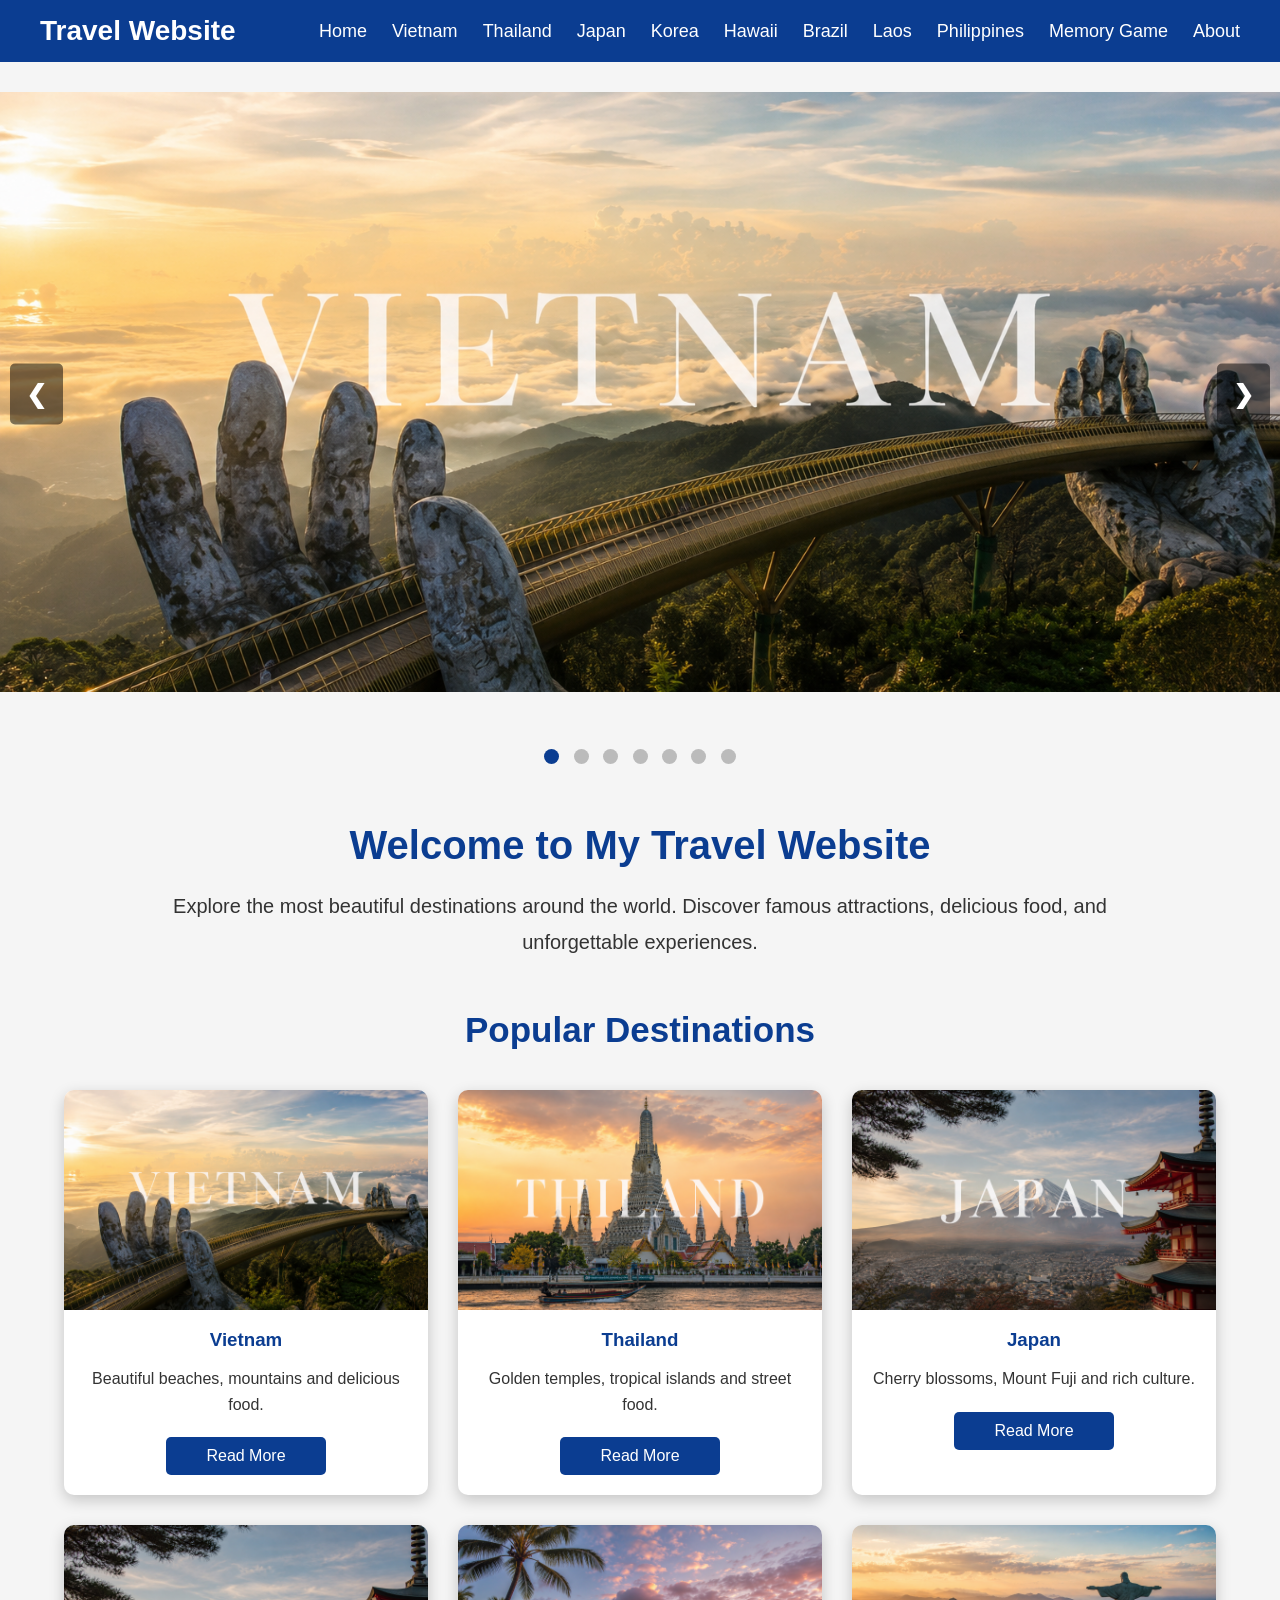
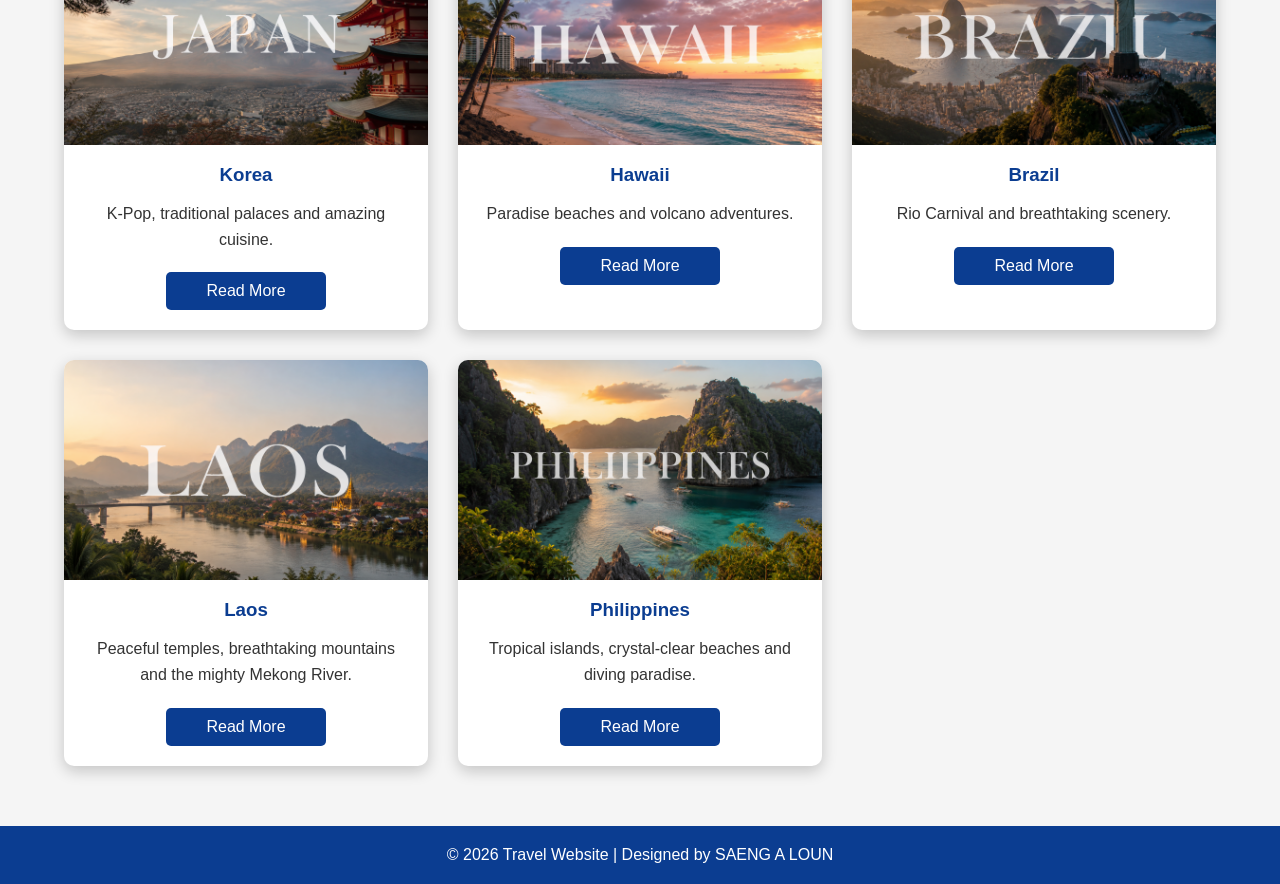
<file: index.html>
<!DOCTYPE html>
<html lang="en">
<head>
    <meta charset="UTF-8">
    <meta name="viewport" content="width=device-width, initial-scale=1.0">
    <title>Travel Website</title>

    <link rel="stylesheet" href="style.css">
</head>

<body>


<header>
    <nav class="navbar">

        <h2 class="logo">Travel Website</h2>

        <ul>

            <li><a href="index.html">Home</a></li>

            <li><a href="vietnam.html">Vietnam</a></li>

            <li><a href="thailand.html">Thailand</a></li>

            <li><a href="japan.html">Japan</a></li>

            <li><a href="korea.html">Korea</a></li>

            <li><a href="hawaii.html">Hawaii</a></li>

            <li><a href="brazil.html">Brazil</a></li>

            <li><a href="laos.html">Laos</a></li>

            <li><a href="philippines.html">Philippines</a></li>

            <li><a href="memory.html">Memory Game</a></li>

            <li><a href="about.html">About</a></li>

        </ul>

    </nav>
</header>


<section class="slider">

    <div class="mySlides fade">
        <img src="images/vietnam1.jpg" style="width:100%">
    </div>

    <div class="mySlides fade">
        <img src="images/thailand1.jpg" style="width:100%">
    </div>

    <div class="mySlides fade">
        <img src="images/japan1.jpg" style="width:100%">
    </div>

    <div class="mySlides fade">
        <img src="images/korea1.jpg" style="width:100%">
    </div>

    <div class="mySlides fade">
        <img src="images/hawaii1.jpg" style="width:100%">
    </div>

    <div class="mySlides fade">
        <img src="images/brazil1.jpg" style="width:100%">
    </div>

    <div class="mySlides fade">
        <img src="images/laos1.jpg" style="width:100%">
    </div>

        <div class="mySlides fade">
        <img src="images/philippines1.jpg" style="width:100%">
    </div>

    <a class="prev" onclick="plusSlides(-1)">&#10094;</a>

    <a class="next" onclick="plusSlides(1)">&#10095;</a>

</section>

<br>

<div style="text-align:center">

    <span class="dot" onclick="currentSlide(1)"></span>

    <span class="dot" onclick="currentSlide(2)"></span>

    <span class="dot" onclick="currentSlide(3)"></span>

    <span class="dot" onclick="currentSlide(4)"></span>

    <span class="dot" onclick="currentSlide(5)"></span>

    <span class="dot" onclick="currentSlide(6)"></span>

    <span class="dot" onclick="currentSlide(1)"></span>


</div>


<section class="welcome">

    <h1>Welcome to My Travel Website</h1>

    <p>
        Explore the most beautiful destinations around the world.
        Discover famous attractions, delicious food, and unforgettable experiences.
    </p>

</section>


<section class="places">

    <h2>Popular Destinations</h2>

    <div class="card-container">

        <div class="card">

            <img src="images/vietnam1.jpg">

            <h3>Vietnam</h3>

            <p>Beautiful beaches, mountains and delicious food.</p>

            <a href="vietnam.html">Read More</a>

        </div>

        <div class="card">

            <img src="images/thailand1.jpg">

            <h3>Thailand</h3>

            <p>Golden temples, tropical islands and street food.</p>

            <a href="thailand.html">Read More</a>

        </div>

        <div class="card">

            <img src="images/japan1.jpg">

            <h3>Japan</h3>

            <p>Cherry blossoms, Mount Fuji and rich culture.</p>

            <a href="japan.html">Read More</a>

        </div>

        <div class="card">

            <img src="images/japan1.jpg">

            <h3>Korea</h3>

            <p>K-Pop, traditional palaces and amazing cuisine.</p>

            <a href="korea.html">Read More</a>

        </div>

        <div class="card">

            <img src="images/hawaii1.jpg">

            <h3>Hawaii</h3>

            <p>Paradise beaches and volcano adventures.</p>

            <a href="hawaii.html">Read More</a>

        </div>

        <div class="card">

            <img src="images/brazil1.jpg">

            <h3>Brazil</h3>

            <p>Rio Carnival and breathtaking scenery.</p>

            <a href="brazil.html">Read More</a>

        </div>

        <div class="card">

            <img src="images/laos1.jpg">

            <h3>Laos</h3>

            <p>Peaceful temples, breathtaking mountains and the mighty Mekong River.</p>

            <a href="laos.html">Read More</a>

        </div>

                <div class="card">

            <img src="images/philippines1.jpg">

            <h3>Philippines</h3>

            <p>Tropical islands, crystal-clear beaches and diving paradise.</p>

            <a href="philippines.html">Read More</a>

        </div>

    </div>

</section>


<footer>

    <p>
        © 2026 Travel Website | Designed by SAENG A LOUN
    </p>

</footer>

<script src="app.js"></script>

</body>
</html>
</file>
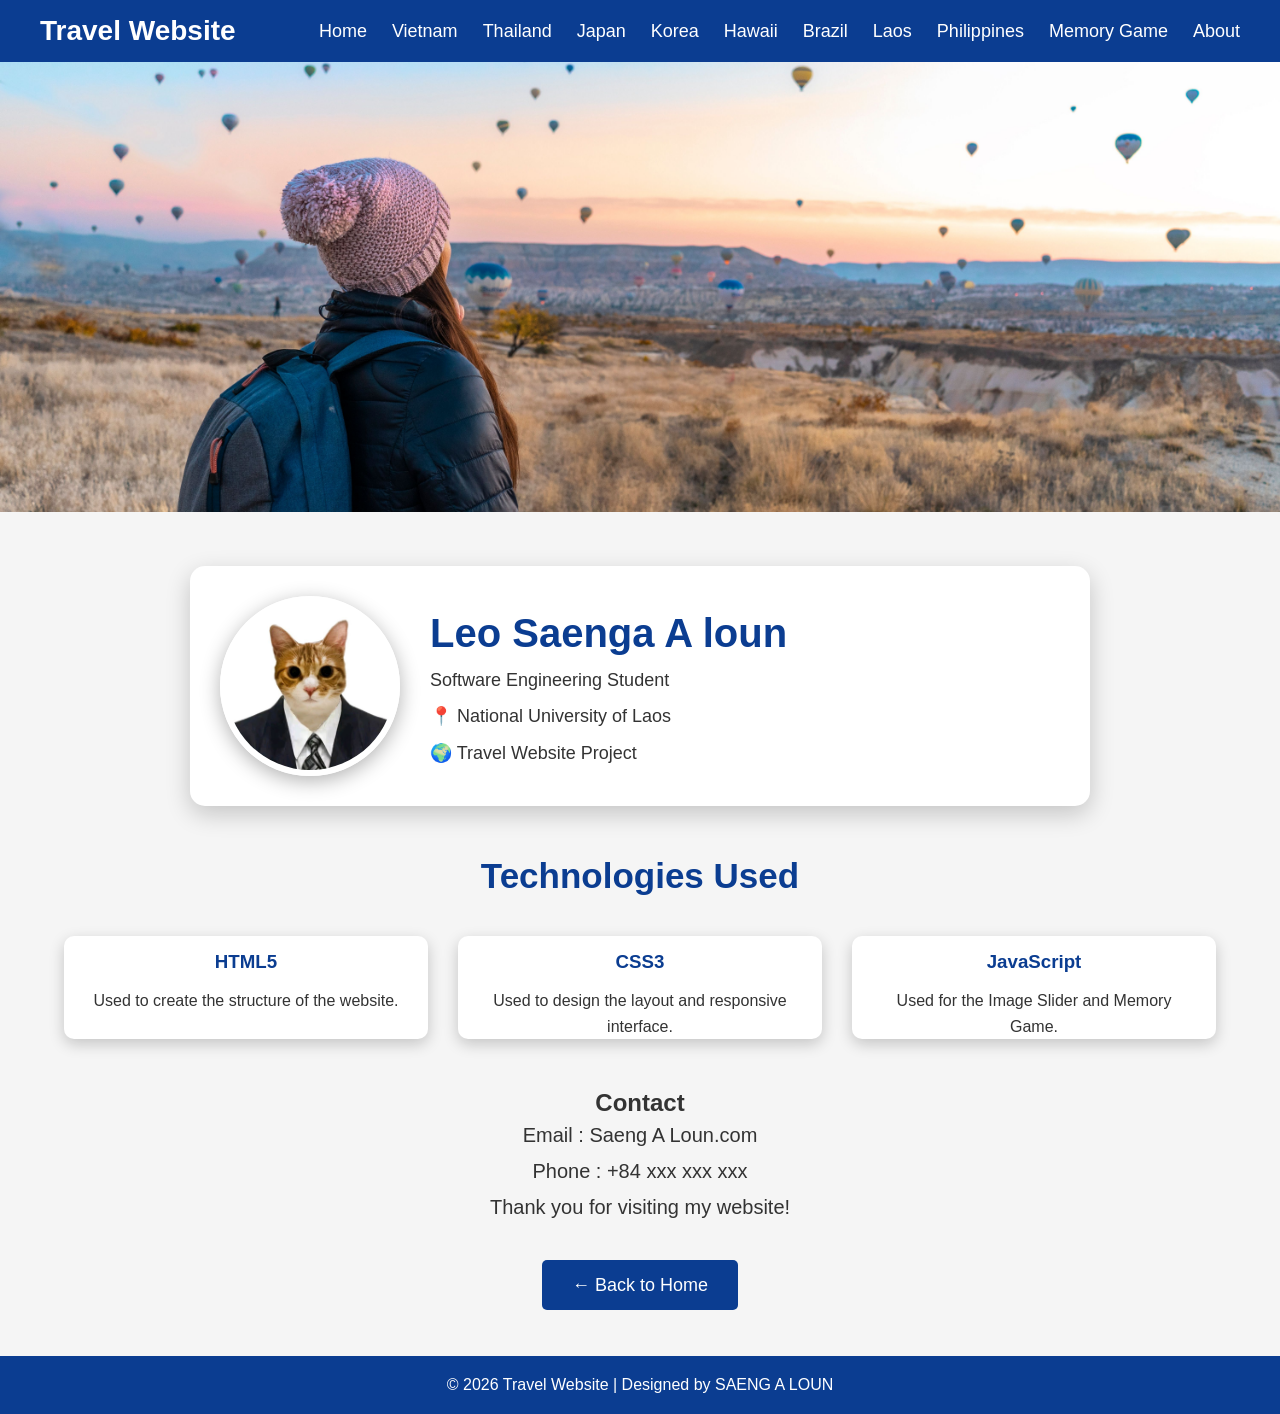
<file: about.html>
<!DOCTYPE html>
<html lang="en">
<head>
    <meta charset="UTF-8">
    <meta name="viewport" content="width=device-width, initial-scale=1.0">
    <title>About</title>

    <link rel="stylesheet" href="style.css">
</head>

<body>

<header>

    <nav class="navbar">

        <h2 class="logo">Travel Website</h2>

        <ul>

            <li><a href="index.html">Home</a></li>

            <li><a href="vietnam.html">Vietnam</a></li>

            <li><a href="thailand.html">Thailand</a></li>

            <li><a href="japan.html">Japan</a></li>

            <li><a href="korea.html">Korea</a></li>

            <li><a href="hawaii.html">Hawaii</a></li>

            <li><a href="brazil.html">Brazil</a></li>

            <li><a href="laos.html">Laos</a></li>

            <li><a href="philippines.html">Philippines</a></li>

            <li><a href="memory.html">Memory Game</a></li>

            <li><a href="about.html">About</a></li>

        </ul>

    </nav>

</header>

<!-- Banner -->

<section>

    <img src="images/pexels-freestockpro-3278215.jpg"
         alt="Travel"
         style="width:100%; height:450px; object-fit:cover;">

</section>

<!-- About Website -->



<!-- Student Information -->

<section class="places">

    <div class="profile-card">

        <img src="images/Cat.jpg" class="profile-img">

        <div class="profile-info">

            <h1>Leo Saenga A loun</h1>

            <p>Software Engineering Student</p>

            <p>📍 National University of Laos</p>

            <p>🌍 Travel Website Project</p>

        </div>

    </div>

</section>

</section>

</section>

<!-- Skills -->

<section class="places">

    <h2>Technologies Used</h2>

    <div class="card-container">

        <div class="card">

            <h3>HTML5</h3>

            <p>
                Used to create the structure of the website.
            </p>

        </div>

        <div class="card">

            <h3>CSS3</h3>

            <p>
                Used to design the layout and responsive interface.
            </p>

        </div>

        <div class="card">

            <h3>JavaScript</h3>

            <p>
                Used for the Image Slider and Memory Game.
            </p>

        </div>

    </div>

</section>

<!-- Contact -->

<section class="welcome">

    <h2>Contact</h2>

    <p>Email : Saeng A Loun.com</p>

    <p>Phone : +84 xxx xxx xxx</p>

    <p>Thank you for visiting my website!</p>

</section>

<section class="welcome">

    <a href="index.html"
       style="
       background:#0b3d91;
       color:white;
       padding:15px 30px;
       text-decoration:none;
       border-radius:5px;
       font-size:18px;">
       ← Back to Home
    </a>

</section>

<footer>

    <p>
        © 2026 Travel Website | Designed by SAENG A LOUN
    </p>

</footer>

</body>
</html>
</file>
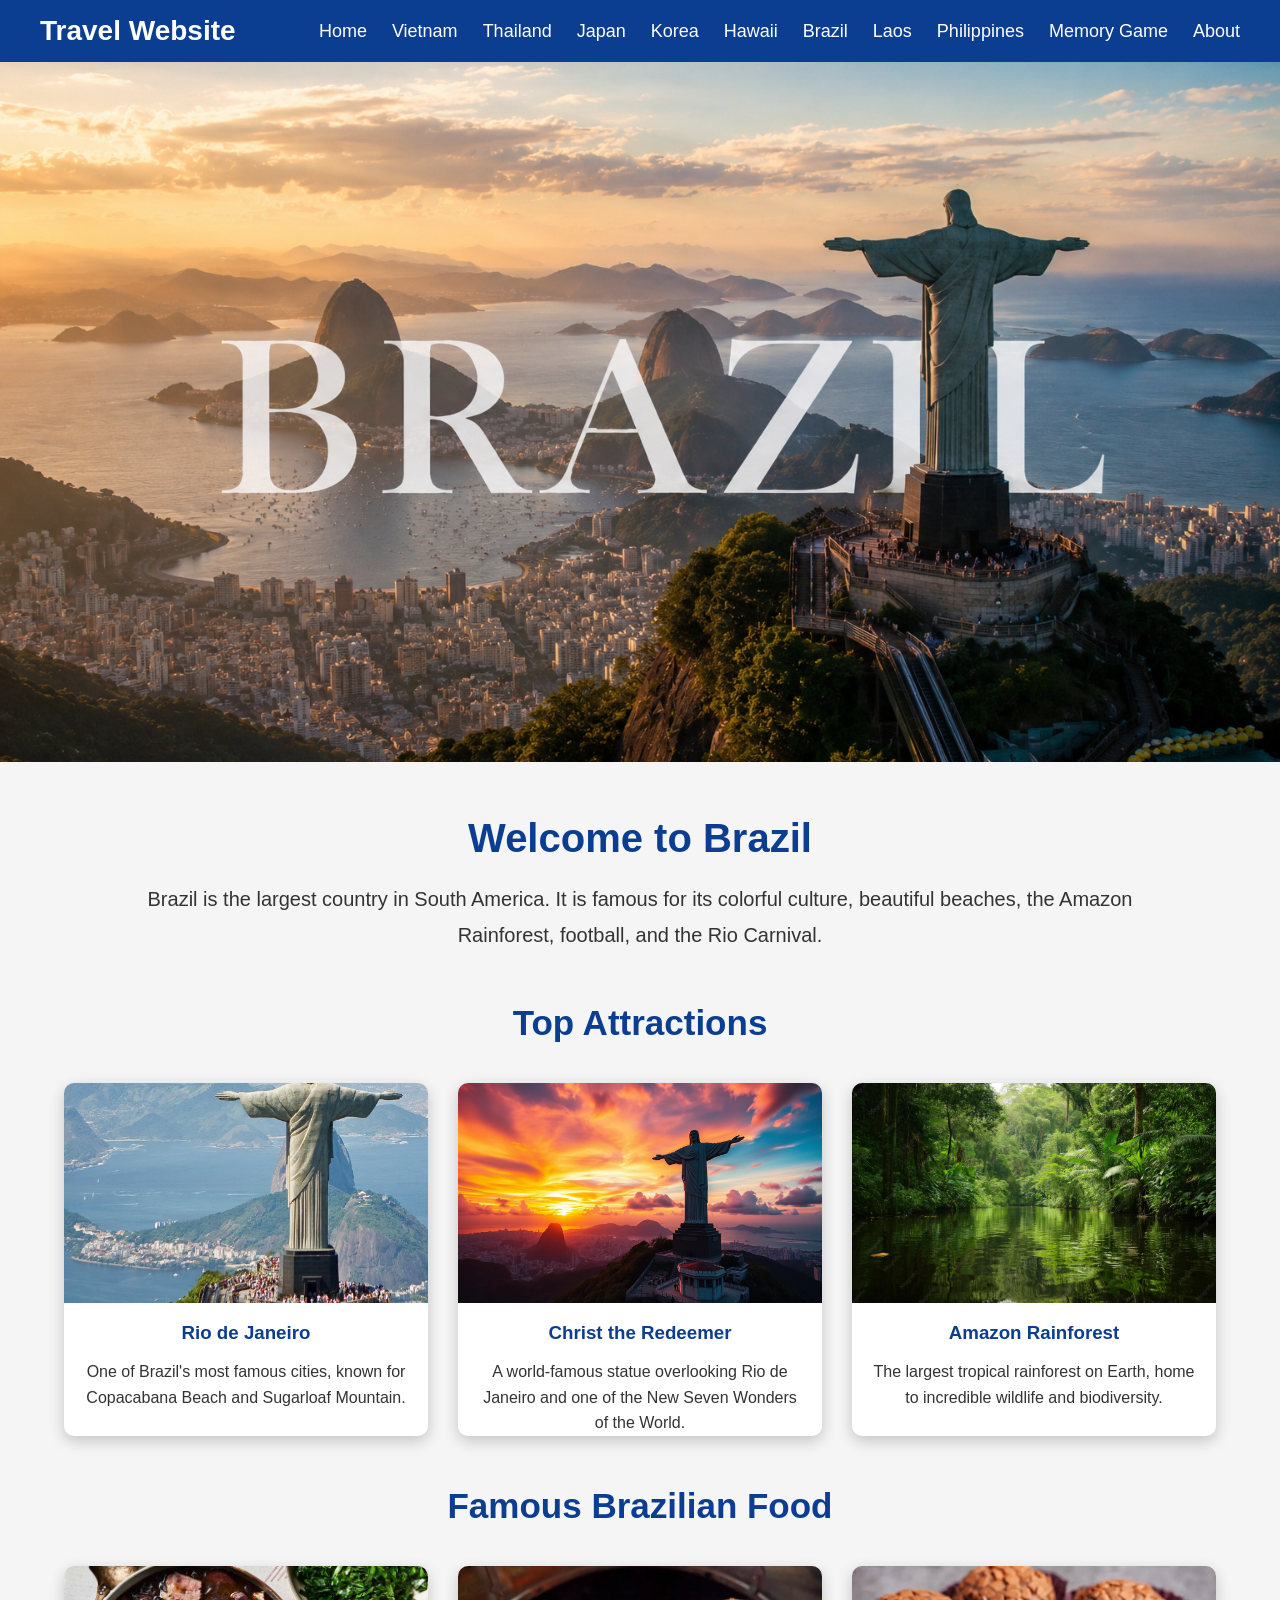
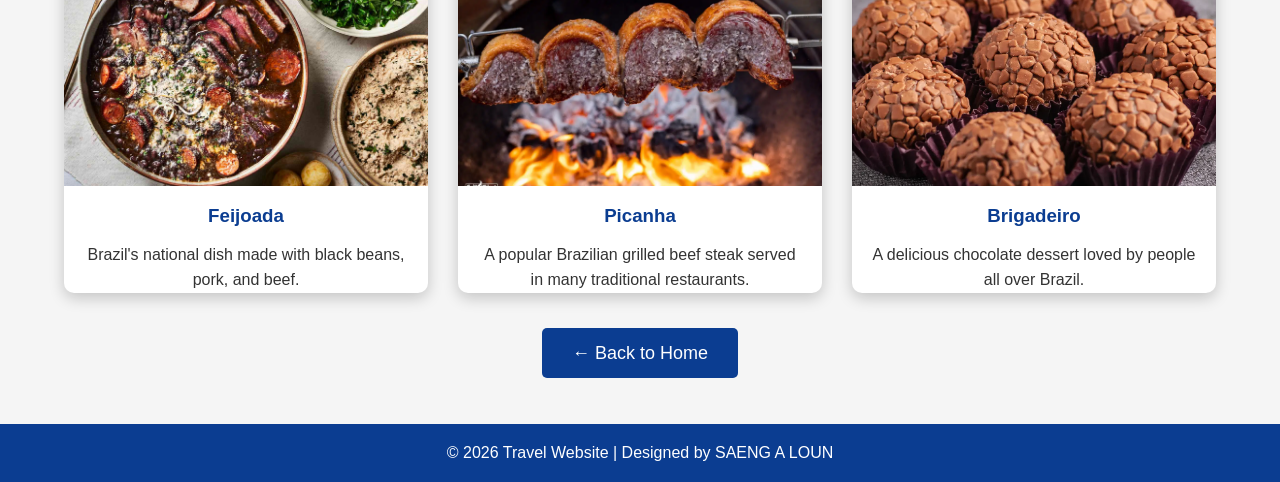
<file: brazil.html>
<!DOCTYPE html>
<html lang="en">
<head>
    <meta charset="UTF-8">
    <meta name="viewport" content="width=device-width, initial-scale=1.0">
    <title>Brazil Travel</title>

    <link rel="stylesheet" href="style.css">
</head>

<body>

<header>

    <nav class="navbar">

        <h2 class="logo">Travel Website</h2>

        <ul>

            <li><a href="index.html">Home</a></li>

            <li><a href="vietnam.html">Vietnam</a></li>

            <li><a href="thailand.html">Thailand</a></li>

            <li><a href="japan.html">Japan</a></li>

            <li><a href="korea.html">Korea</a></li>

            <li><a href="hawaii.html">Hawaii</a></li>

            <li><a href="brazil.html">Brazil</a></li>

            <li><a href="laos.html">Laos</a></li>

            <li><a href="philippines.html">Philippines</a></li>

            <li><a href="memory.html">Memory Game</a></li>

            <li><a href="about.html">About</a></li>

        </ul>

    </nav>

</header>


<section>

    <img src="images/brazil1.jpg"
         alt="Brazil"
         style="width:100%; height:700px; object-fit:cover;">

</section>


<section class="welcome">

    <h1>Welcome to Brazil</h1>

    <p>
        Brazil is the largest country in South America.
        It is famous for its colorful culture, beautiful beaches,
        the Amazon Rainforest, football, and the Rio Carnival.
    </p>

</section>


<section class="places">

    <h2>Top Attractions</h2>

    <div class="card-container">

        <div class="card">

            <img src="images/RiodeJaneiro.jpg" alt="Rio de Janeiro">

            <h3>Rio de Janeiro</h3>

            <p>
                One of Brazil's most famous cities,
                known for Copacabana Beach and Sugarloaf Mountain.
            </p>

        </div>

        <div class="card">

            <img src="images/ChristtheRedeemer.jpg" alt="Christ the Redeemer">

            <h3>Christ the Redeemer</h3>

            <p>
                A world-famous statue overlooking Rio de Janeiro
                and one of the New Seven Wonders of the World.
            </p>

        </div>

        <div class="card">

            <img src="images/AmazonRainforest.jpg" alt="Amazon Rainforest">

            <h3>Amazon Rainforest</h3>

            <p>
                The largest tropical rainforest on Earth,
                home to incredible wildlife and biodiversity.
            </p>

        </div>

    </div>

</section>


<section class="places">

    <h2>Famous Brazilian Food</h2>

    <div class="card-container">

        <div class="card">

            <img src="images/Feijoada.jpg" alt="Feijoada">

            <h3>Feijoada</h3>

            <p>
                Brazil's national dish made with black beans,
                pork, and beef.
            </p>

        </div>

        <div class="card">

            <img src="images/Picanha.jpg" alt="Picanha">

            <h3>Picanha</h3>

            <p>
                A popular Brazilian grilled beef steak
                served in many traditional restaurants.
            </p>

        </div>

        <div class="card">

            <img src="images/Brigadeiro.jpg" alt="Brigadeiro">

            <h3>Brigadeiro</h3>

            <p>
                A delicious chocolate dessert loved
                by people all over Brazil.
            </p>

        </div>

    </div>

</section>

<section class="welcome">

    <a href="index.html"
       style="
       background:#0b3d91;
       color:white;
       padding:15px 30px;
       text-decoration:none;
       border-radius:5px;
       font-size:18px;">
       ← Back to Home
    </a>

</section>

<footer>

    <p>
        © 2026 Travel Website | Designed by SAENG A LOUN
    </p>

</footer>

</body>
</html>
</file>
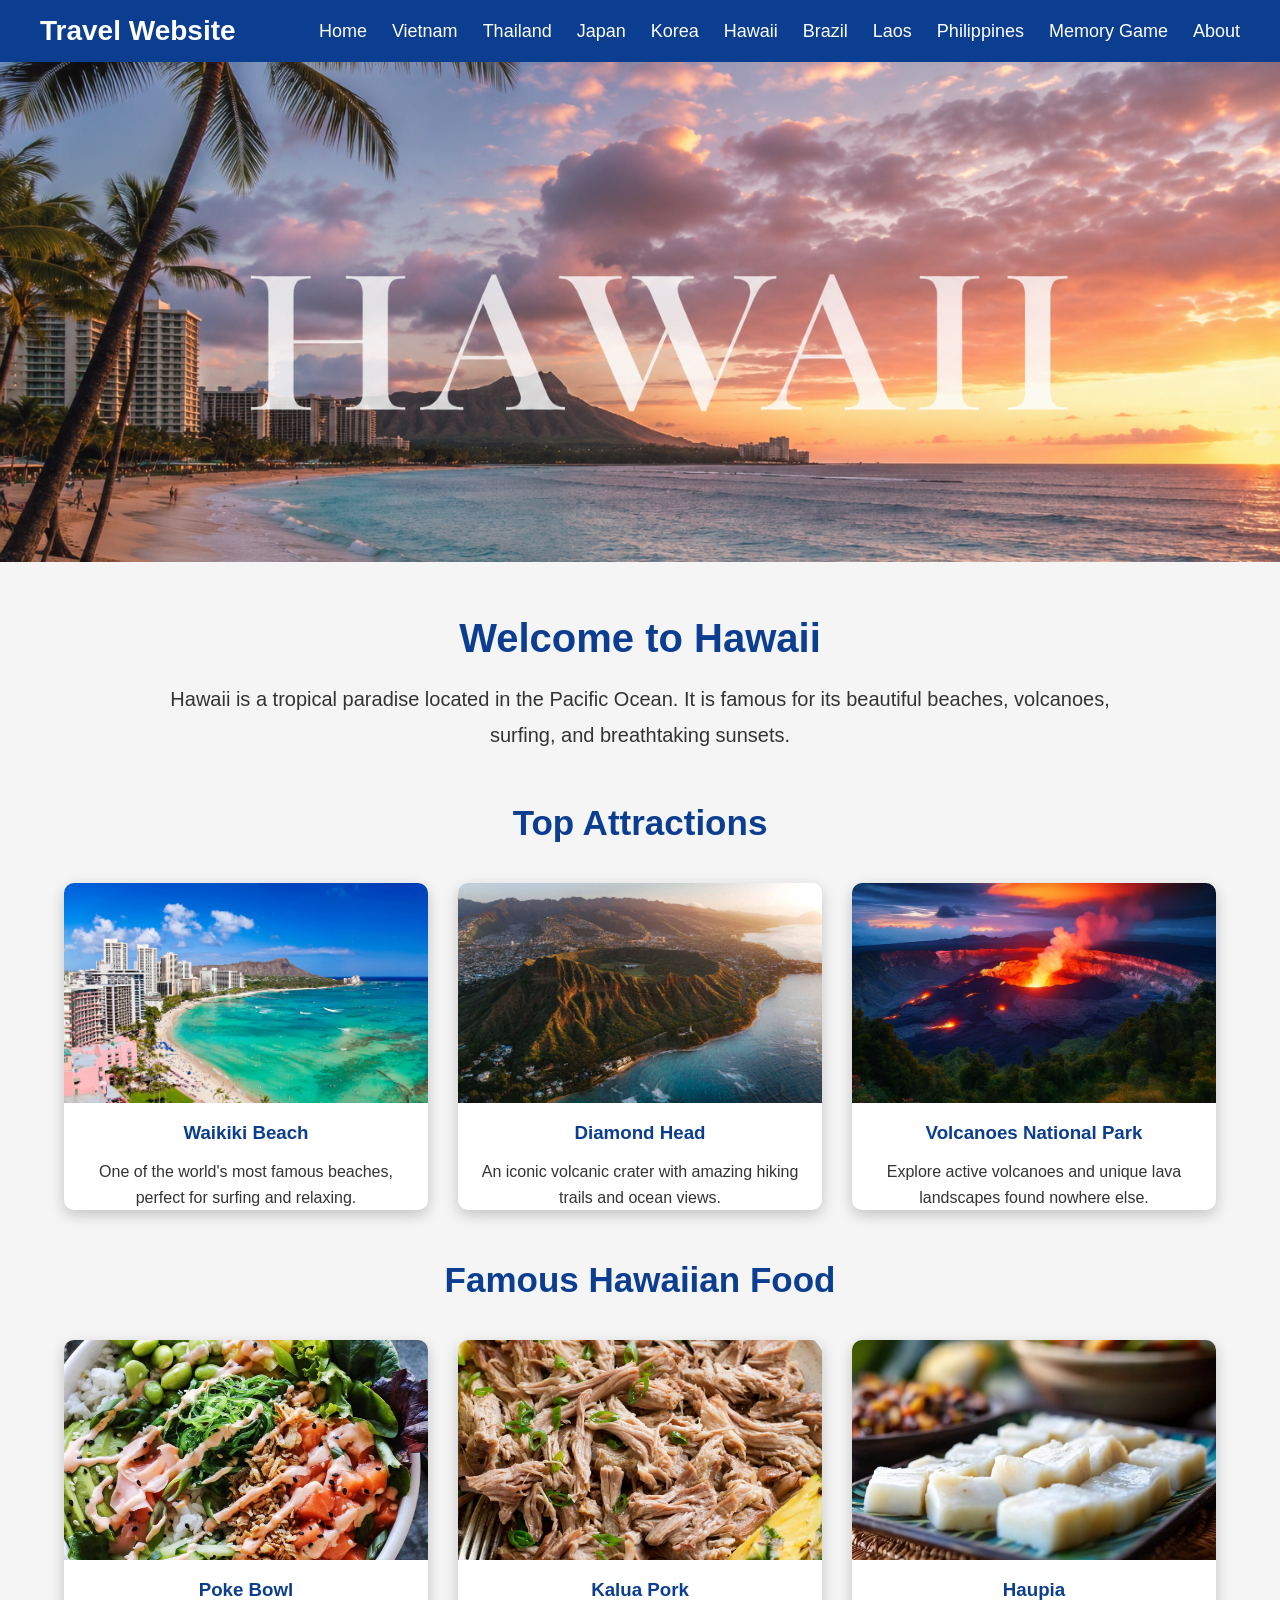
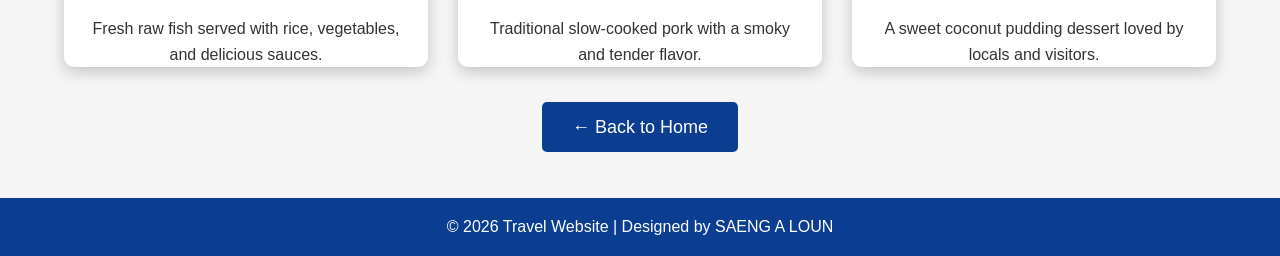
<file: hawaii.html>
<!DOCTYPE html>
<html lang="en">
<head>
    <meta charset="UTF-8">
    <meta name="viewport" content="width=device-width, initial-scale=1.0">
    <title>Hawaii Travel</title>

    <link rel="stylesheet" href="style.css">
</head>

<body>

<header>

    <nav class="navbar">

        <h2 class="logo">Travel Website</h2>

        <ul>

            <li><a href="index.html">Home</a></li>

            <li><a href="vietnam.html">Vietnam</a></li>

            <li><a href="thailand.html">Thailand</a></li>

            <li><a href="japan.html">Japan</a></li>

            <li><a href="korea.html">Korea</a></li>

            <li><a href="hawaii.html">Hawaii</a></li>

            <li><a href="brazil.html">Brazil</a></li>

            <li><a href="laos.html">Laos</a></li>

            <li><a href="philippines.html">Philippines</a></li>

            <li><a href="memory.html">Memory Game</a></li>

            <li><a href="about.html">About</a></li>

        </ul>

    </nav>

</header>


<section>

    <img src="images/hawaii1.jpg"
         alt="Hawaii"
         style="width:100%; height:500px; object-fit:cover;">

</section>


<section class="welcome">

    <h1>Welcome to Hawaii</h1>

    <p>
        Hawaii is a tropical paradise located in the Pacific Ocean.
        It is famous for its beautiful beaches, volcanoes,
        surfing, and breathtaking sunsets.
    </p>

</section>


<section class="places">

    <h2>Top Attractions</h2>

    <div class="card-container">

        <div class="card">

            <img src="images/WaikikiBeach.jpg" alt="Waikiki Beach">

            <h3>Waikiki Beach</h3>

            <p>
                One of the world's most famous beaches,
                perfect for surfing and relaxing.
            </p>

        </div>

        <div class="card">

            <img src="images/DiamondHead.jpg" alt="Diamond Head">

            <h3>Diamond Head</h3>

            <p>
                An iconic volcanic crater with amazing
                hiking trails and ocean views.
            </p>

        </div>

        <div class="card">

            <img src="images/VolcanoesNationalPark.jpg" alt="Volcanoes National Park">

            <h3>Volcanoes National Park</h3>

            <p>
                Explore active volcanoes and unique
                lava landscapes found nowhere else.
            </p>

        </div>

    </div>

</section>


<section class="places">

    <h2>Famous Hawaiian Food</h2>

    <div class="card-container">

        <div class="card">

            <img src="images/PokeBowl.jpg" alt="Poke Bowl">

            <h3>Poke Bowl</h3>

            <p>
                Fresh raw fish served with rice,
                vegetables, and delicious sauces.
            </p>

        </div>

        <div class="card">

            <img src="images/KaluaPork.jpg" alt="Kalua Pork">

            <h3>Kalua Pork</h3>

            <p>
                Traditional slow-cooked pork with
                a smoky and tender flavor.
            </p>

        </div>

        <div class="card">

            <img src="images/Haupia.jpg" alt="Haupia">

            <h3>Haupia</h3>

            <p>
                A sweet coconut pudding dessert
                loved by locals and visitors.
            </p>

        </div>

    </div>

</section>


<section class="welcome">

    <a href="index.html"
       style="
       background:#0b3d91;
       color:white;
       padding:15px 30px;
       text-decoration:none;
       border-radius:5px;
       font-size:18px;">
       ← Back to Home
    </a>

</section>

<footer>

    <p>
        © 2026 Travel Website | Designed by SAENG A LOUN
    </p>

</footer>

</body>
</html>
</file>
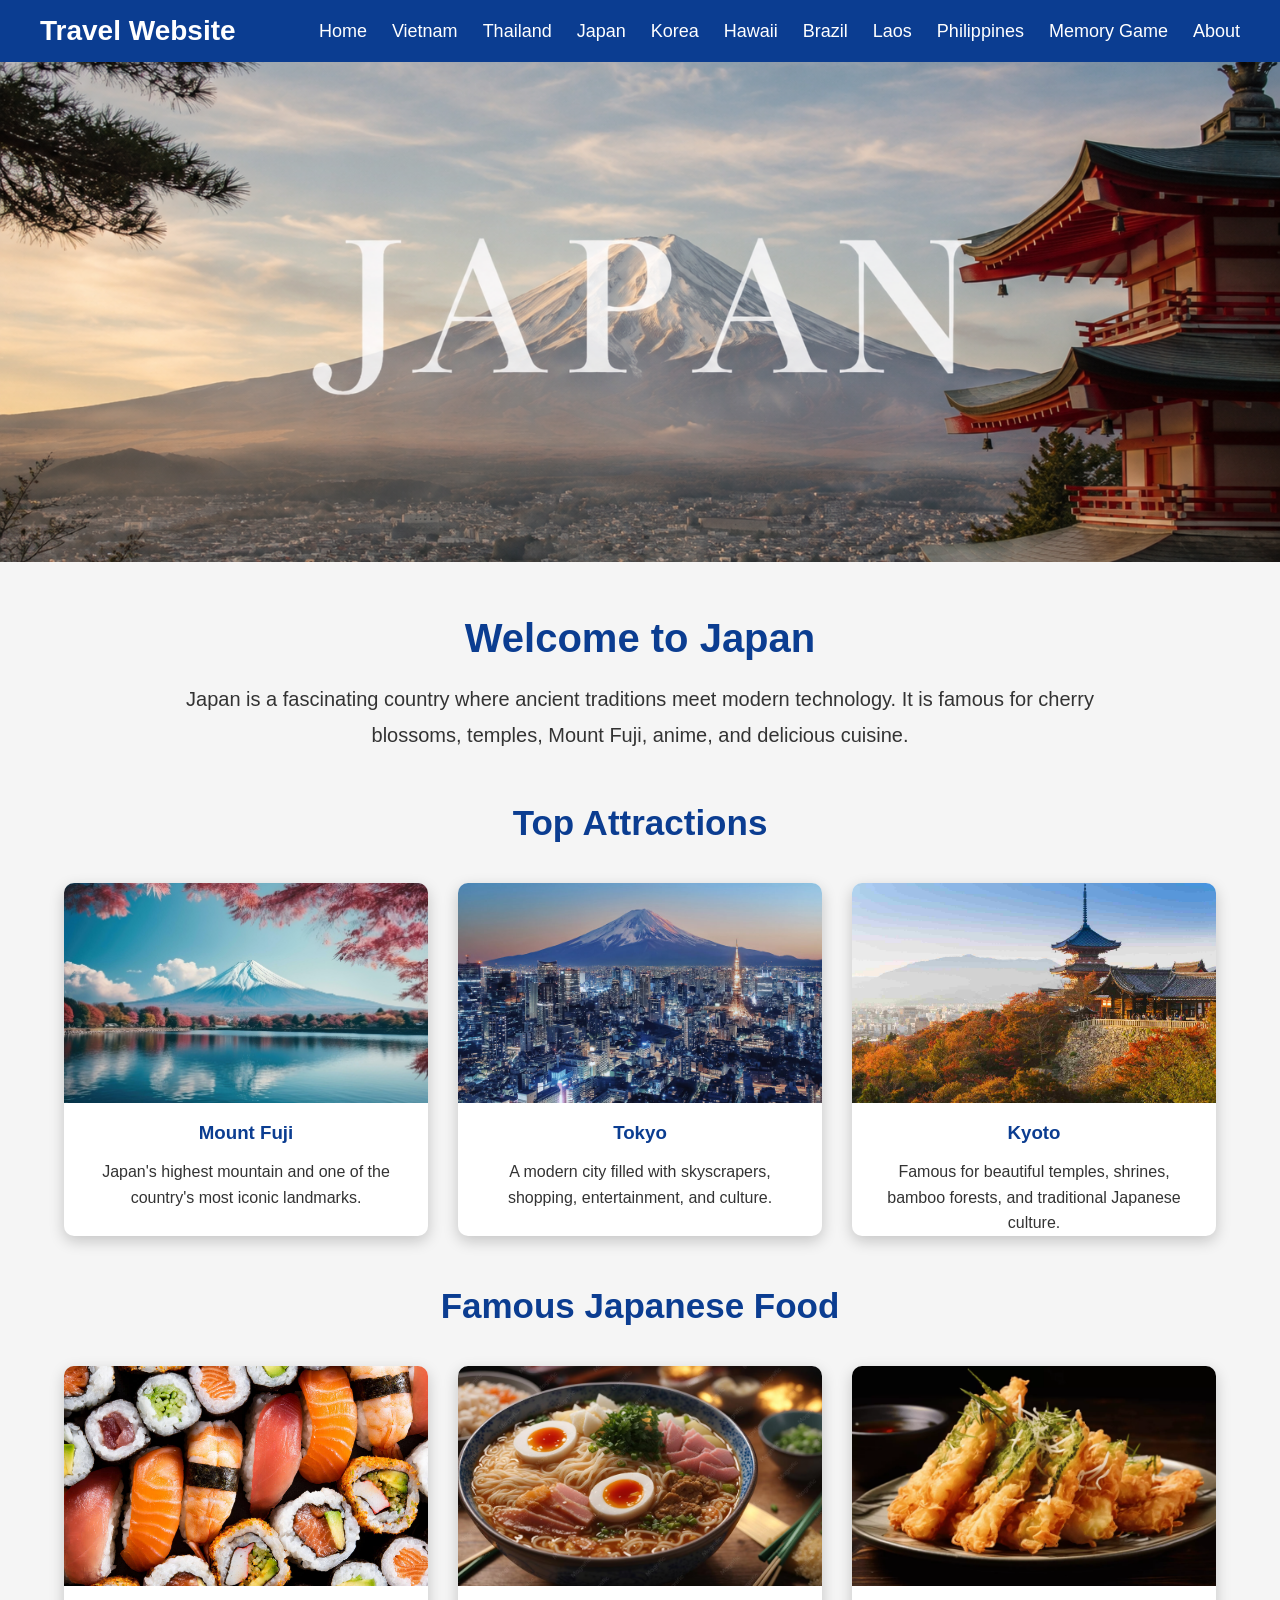
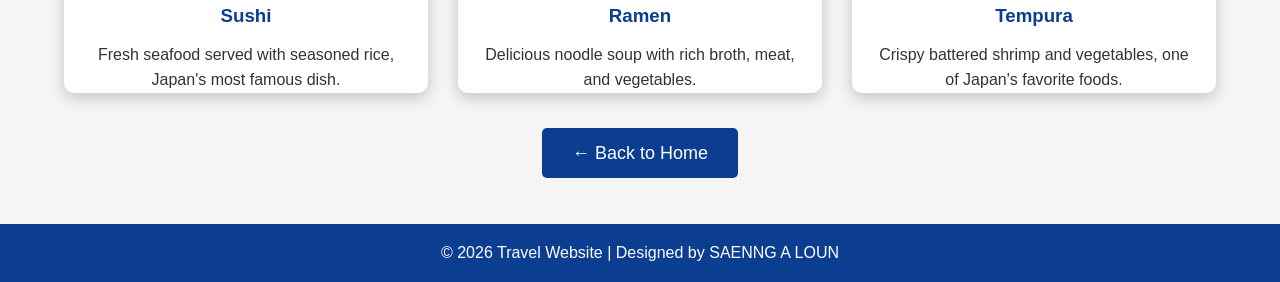
<file: japan.html>
<!DOCTYPE html>
<html lang="en">
<head>
    <meta charset="UTF-8">
    <meta name="viewport" content="width=device-width, initial-scale=1.0">
    <title>Japan Travel</title>

    <link rel="stylesheet" href="style.css">
</head>

<body>

<header>

    <nav class="navbar">

        <h2 class="logo">Travel Website</h2>

        <ul>

            <li><a href="index.html">Home</a></li>

            <li><a href="vietnam.html">Vietnam</a></li>

            <li><a href="thailand.html">Thailand</a></li>

            <li><a href="japan.html">Japan</a></li>

            <li><a href="korea.html">Korea</a></li>

            <li><a href="hawaii.html">Hawaii</a></li>

            <li><a href="brazil.html">Brazil</a></li>

            <li><a href="laos.html">Laos</a></li>

            <li><a href="philippines.html">Philippines</a></li>

            <li><a href="memory.html">Memory Game</a></li>

            <li><a href="about.html">About</a></li>

        </ul>

    </nav>

</header>

<!-- Banner -->

<section>

    <img src="images/japan1.jpg"
         alt="Japan"
         style="width:100%; height:500px; object-fit:cover;">

</section>

<!-- Introduction -->

<section class="welcome">

    <h1>Welcome to Japan</h1>

    <p>
        Japan is a fascinating country where ancient traditions meet
        modern technology. It is famous for cherry blossoms, temples,
        Mount Fuji, anime, and delicious cuisine.
    </p>

</section>

<!-- Attractions -->

<section class="places">

    <h2>Top Attractions</h2>

    <div class="card-container">

        <div class="card">

            <img src="images/MountFuji.jpg" alt="Mount Fuji">

            <h3>Mount Fuji</h3>

            <p>
                Japan's highest mountain and one of the country's most
                iconic landmarks.
            </p>

        </div>

        <div class="card">

            <img src="images/Tokyo.jpg" alt="Tokyo">

            <h3>Tokyo</h3>

            <p>
                A modern city filled with skyscrapers, shopping,
                entertainment, and culture.
            </p>

        </div>

        <div class="card">

            <img src="images/Kyoto.jpg" alt="Kyoto">

            <h3>Kyoto</h3>

            <p>
                Famous for beautiful temples, shrines,
                bamboo forests, and traditional Japanese culture.
            </p>

        </div>

    </div>

</section>

<!-- Food -->

<section class="places">

    <h2>Famous Japanese Food</h2>

    <div class="card-container">

        <div class="card">

            <img src="images/Sushi.jpg" alt="Sushi">

            <h3>Sushi</h3>

            <p>
                Fresh seafood served with seasoned rice,
                Japan's most famous dish.
            </p>

        </div>

        <div class="card">

            <img src="images/Ramen.jpg" alt="Ramen">

            <h3>Ramen</h3>

            <p>
                Delicious noodle soup with rich broth,
                meat, and vegetables.
            </p>

        </div>

        <div class="card">

            <img src="images/Tempura.jpg" alt="Tempura">

            <h3>Tempura</h3>

            <p>
                Crispy battered shrimp and vegetables,
                one of Japan's favorite foods.
            </p>

        </div>

    </div>

</section>


<section class="welcome">

    <a href="index.html"
       style="
       background:#0b3d91;
       color:white;
       padding:15px 30px;
       text-decoration:none;
       border-radius:5px;
       font-size:18px;">
       ← Back to Home
    </a>

</section>

<footer>

    <p>
        © 2026 Travel Website | Designed by SAENNG A LOUN 
    </p>

</footer>

</body>
</html>
</file>
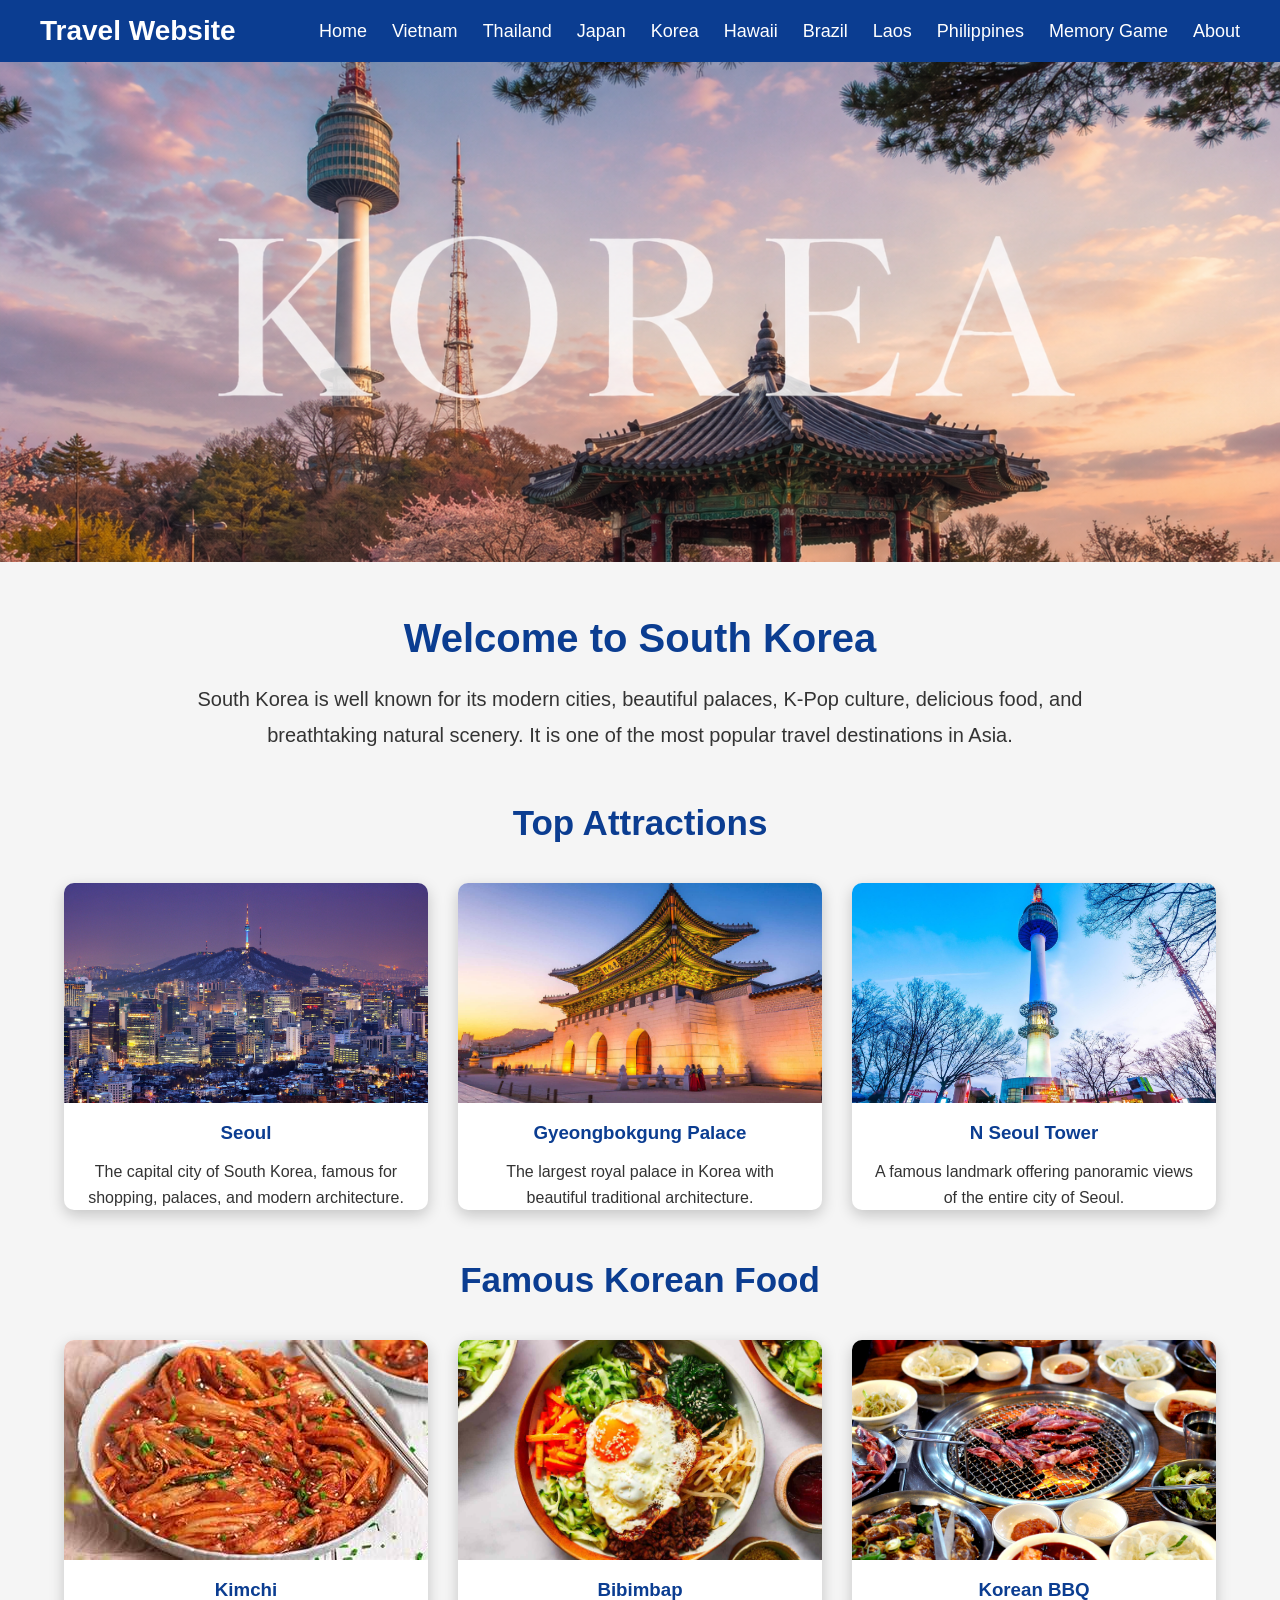
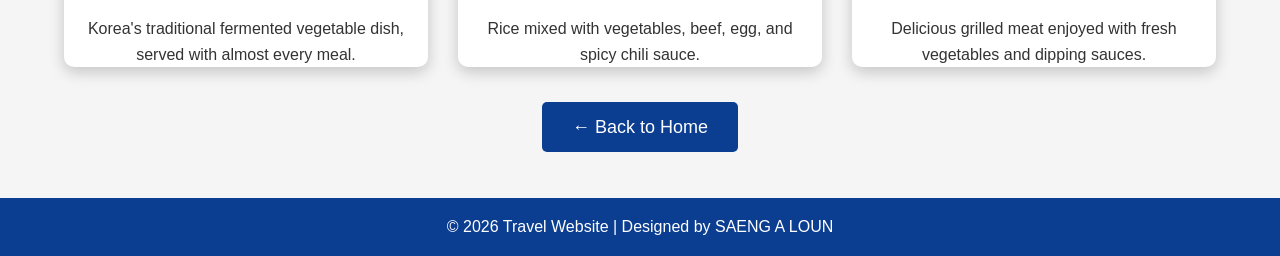
<file: korea.html>
<!DOCTYPE html>
<html lang="en">
<head>
    <meta charset="UTF-8">
    <meta name="viewport" content="width=device-width, initial-scale=1.0">
    <title>South Korea Travel</title>

    <link rel="stylesheet" href="style.css">
</head>

<body>

<header>

    <nav class="navbar">

        <h2 class="logo">Travel Website</h2>

        <ul>

            <li><a href="index.html">Home</a></li>

            <li><a href="vietnam.html">Vietnam</a></li>

            <li><a href="thailand.html">Thailand</a></li>

            <li><a href="japan.html">Japan</a></li>

            <li><a href="korea.html">Korea</a></li>

            <li><a href="hawaii.html">Hawaii</a></li>

            <li><a href="brazil.html">Brazil</a></li>

            <li><a href="laos.html">Laos</a></li>

            <li><a href="philippines.html">Philippines</a></li>

            <li><a href="memory.html">Memory Game</a></li>

            <li><a href="about.html">About</a></li>

        </ul>

    </nav>

</header>

<!-- Banner -->

<section>

    <img src="images/korea1.jpg"
         alt="South Korea"
         style="width:100%; height:500px; object-fit:cover;">

</section>

<!-- Introduction -->

<section class="welcome">

    <h1>Welcome to South Korea</h1>

    <p>
        South Korea is well known for its modern cities, beautiful palaces,
        K-Pop culture, delicious food, and breathtaking natural scenery.
        It is one of the most popular travel destinations in Asia.
    </p>

</section>

<!-- Attractions -->

<section class="places">

    <h2>Top Attractions</h2>

    <div class="card-container">

        <div class="card">

            <img src="images/Seoul.jpg" alt="Seoul">

            <h3>Seoul</h3>

            <p>
                The capital city of South Korea, famous for shopping,
                palaces, and modern architecture.
            </p>

        </div>

        <div class="card">

            <img src="images/GyeongbokgungPalace.jpg" alt="Gyeongbokgung Palace">

            <h3>Gyeongbokgung Palace</h3>

            <p>
                The largest royal palace in Korea with beautiful
                traditional architecture.
            </p>

        </div>

        <div class="card">

            <img src="images/NSeoulTower.jpg" alt="N Seoul Tower">

            <h3>N Seoul Tower</h3>

            <p>
                A famous landmark offering panoramic views
                of the entire city of Seoul.
            </p>

        </div>

    </div>

</section>

<!-- Food -->

<section class="places">

    <h2>Famous Korean Food</h2>

    <div class="card-container">

        <div class="card">

            <img src="images/Kimchi.jpg" alt="Kimchi">

            <h3>Kimchi</h3>

            <p>
                Korea's traditional fermented vegetable dish,
                served with almost every meal.
            </p>

        </div>

        <div class="card">

            <img src="images/Bibimbap.jpg" alt="Bibimbap">

            <h3>Bibimbap</h3>

            <p>
                Rice mixed with vegetables, beef,
                egg, and spicy chili sauce.
            </p>

        </div>

        <div class="card">

            <img src="images/KoreanBBQ.jpg" alt="Korean BBQ">

            <h3>Korean BBQ</h3>

            <p>
                Delicious grilled meat enjoyed with
                fresh vegetables and dipping sauces.
            </p>

        </div>

    </div>

</section>


<section class="welcome">

    <a href="index.html"
       style="
       background:#0b3d91;
       color:white;
       padding:15px 30px;
       text-decoration:none;
       border-radius:5px;
       font-size:18px;">
       ← Back to Home
    </a>

</section>

<footer>

    <p>
        © 2026 Travel Website | Designed by SAENG A LOUN 
    </p>

</footer>

</body>
</html>
</file>
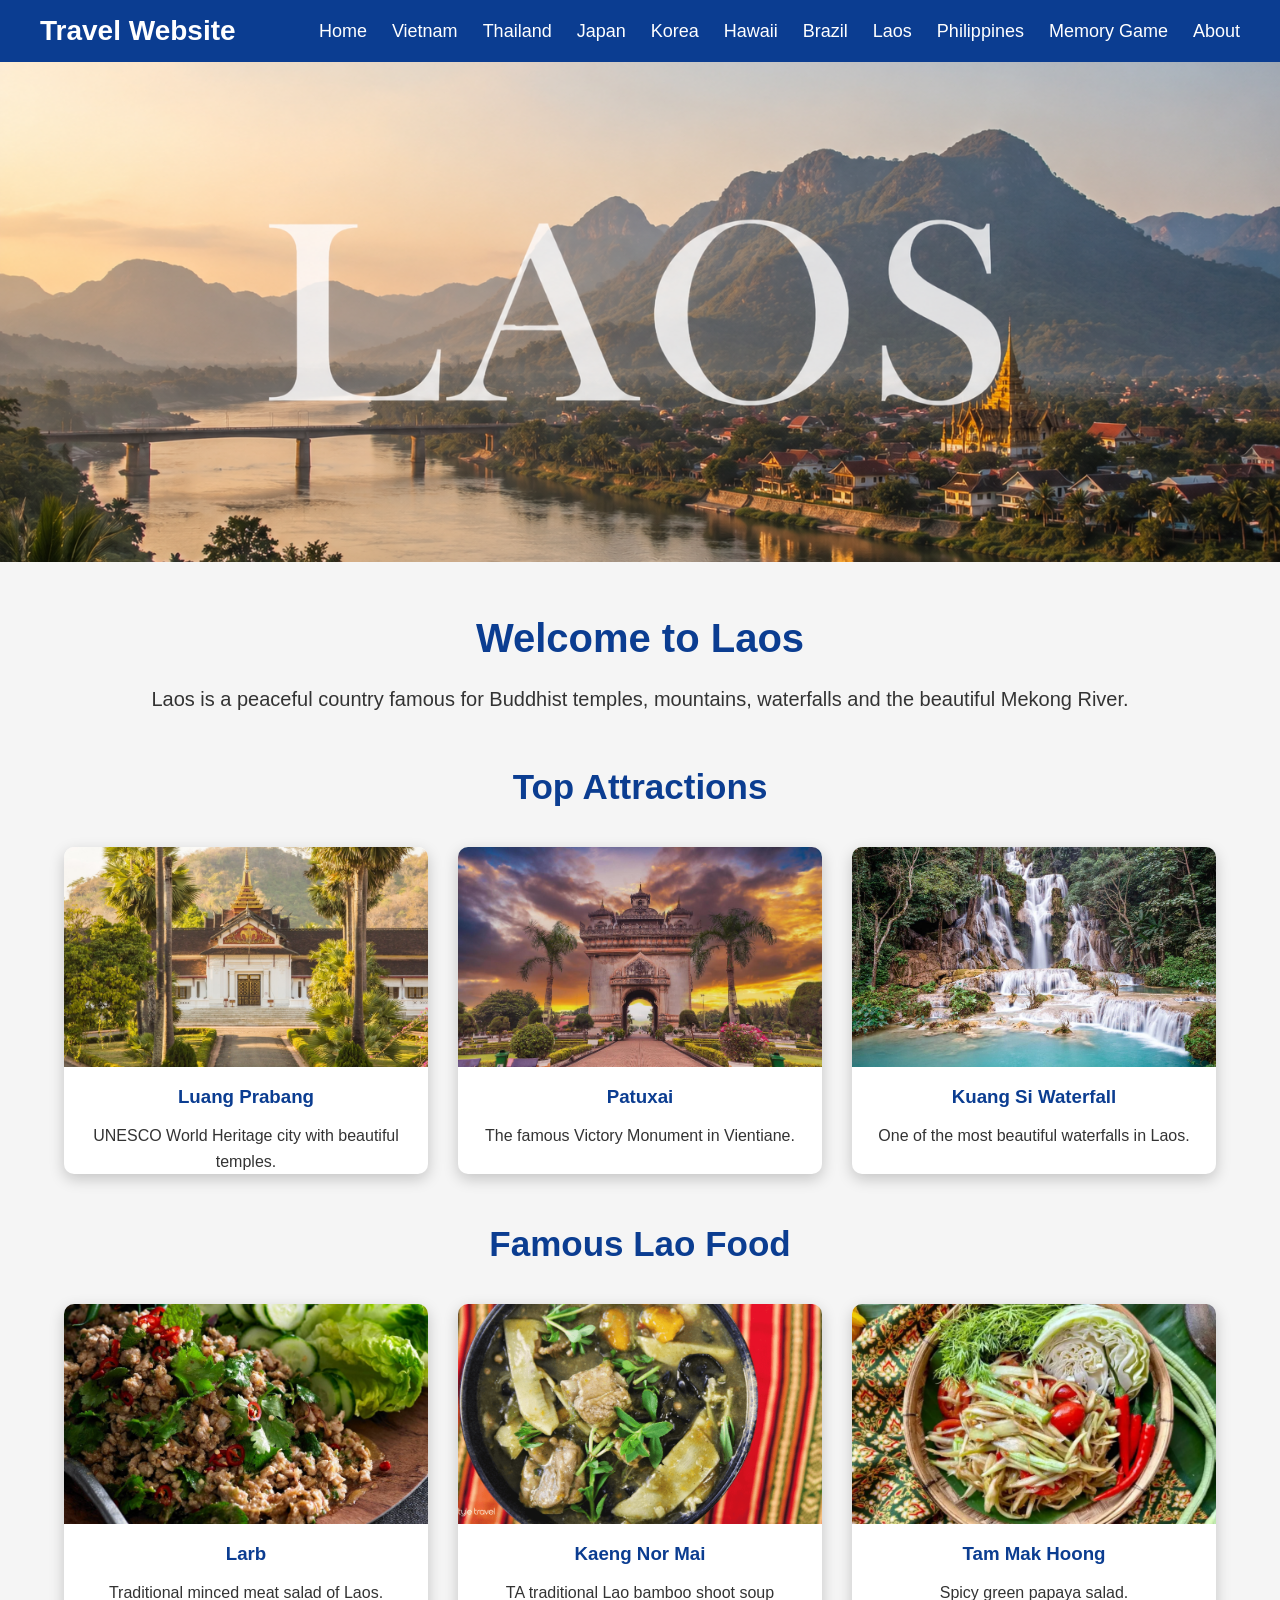
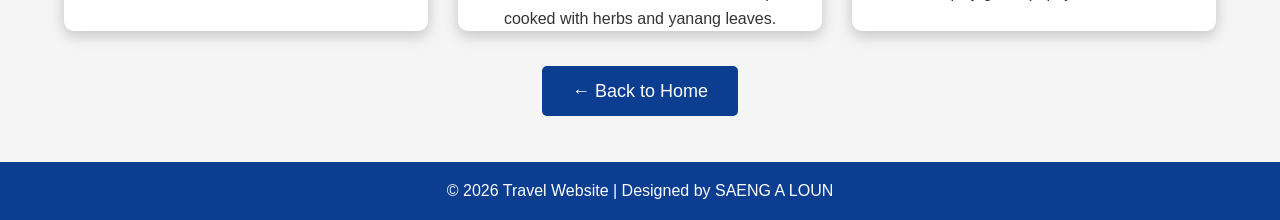
<file: laos.html>
<!DOCTYPE html>
<html lang="en">
<head>
    <meta charset="UTF-8">
    <meta name="viewport" content="width=device-width, initial-scale=1.0">
    <title>Laos Travel</title>
    <link rel="stylesheet" href="style.css">
</head>

<body>

<header>
    <nav class="navbar">
        <h2 class="logo">Travel Website</h2>

        <ul>
            <li><a href="index.html">Home</a></li>
            <li><a href="vietnam.html">Vietnam</a></li>
            <li><a href="thailand.html">Thailand</a></li>
            <li><a href="japan.html">Japan</a></li>
            <li><a href="korea.html">Korea</a></li>
            <li><a href="hawaii.html">Hawaii</a></li>
            <li><a href="brazil.html">Brazil</a></li>
            <li><a href="laos.html">Laos</a></li>
            <li><a href="philippines.html">Philippines</a></li>
            <li><a href="memory.html">Memory Game</a></li>
            <li><a href="about.html">About</a></li>
        </ul>
    </nav>
</header>

<section>
    <img src="images/laos1.jpg" alt="Laos"
    style="width:100%;height:500px;object-fit:cover;">
</section>

<section class="welcome">

<h1>Welcome to Laos</h1>

<p>
Laos is a peaceful country famous for Buddhist temples,
mountains, waterfalls and the beautiful Mekong River.
</p>

</section>

<section class="places">

<h2>Top Attractions</h2>

<div class="card-container">

<div class="card">
<img src="images/LuangPrabang.jpg">
<h3>Luang Prabang</h3>
<p>UNESCO World Heritage city with beautiful temples.</p>
</div>

<div class="card">
<img src="images/Patuxai.jpg">
<h3>Patuxai</h3>
<p>The famous Victory Monument in Vientiane.</p>
</div>

<div class="card">
<img src="images/KuangSiWaterfalls.jpg">
<h3>Kuang Si Waterfall</h3>
<p>One of the most beautiful waterfalls in Laos.</p>
</div>

</div>

</section>

<section class="places">

<h2>Famous Lao Food</h2>

<div class="card-container">

<div class="card">
<img src="images/Larb.jpg">
<h3>Larb</h3>
<p>Traditional minced meat salad of Laos.</p>
</div>

<div class="card">
<img src="images/KaengNorMai.jpg">
<h3>Kaeng Nor Mai</h3>
<p>TA traditional Lao bamboo shoot soup cooked
        with herbs and yanang leaves.</p>
</div>

<div class="card">
<img src="images/TamMakHoong.jpg">
<h3>Tam Mak Hoong</h3>
<p>Spicy green papaya salad.</p>
</div>

</div>

</section>


<section class="welcome">

<a href="index.html"
style="background:#0b3d91;color:white;padding:15px 30px;
text-decoration:none;border-radius:5px;font-size:18px;">
← Back to Home
</a>

</section>

<footer>
<p>© 2026 Travel Website | Designed by SAENG A LOUN</p>
</footer>

</body>
</html>
</file>
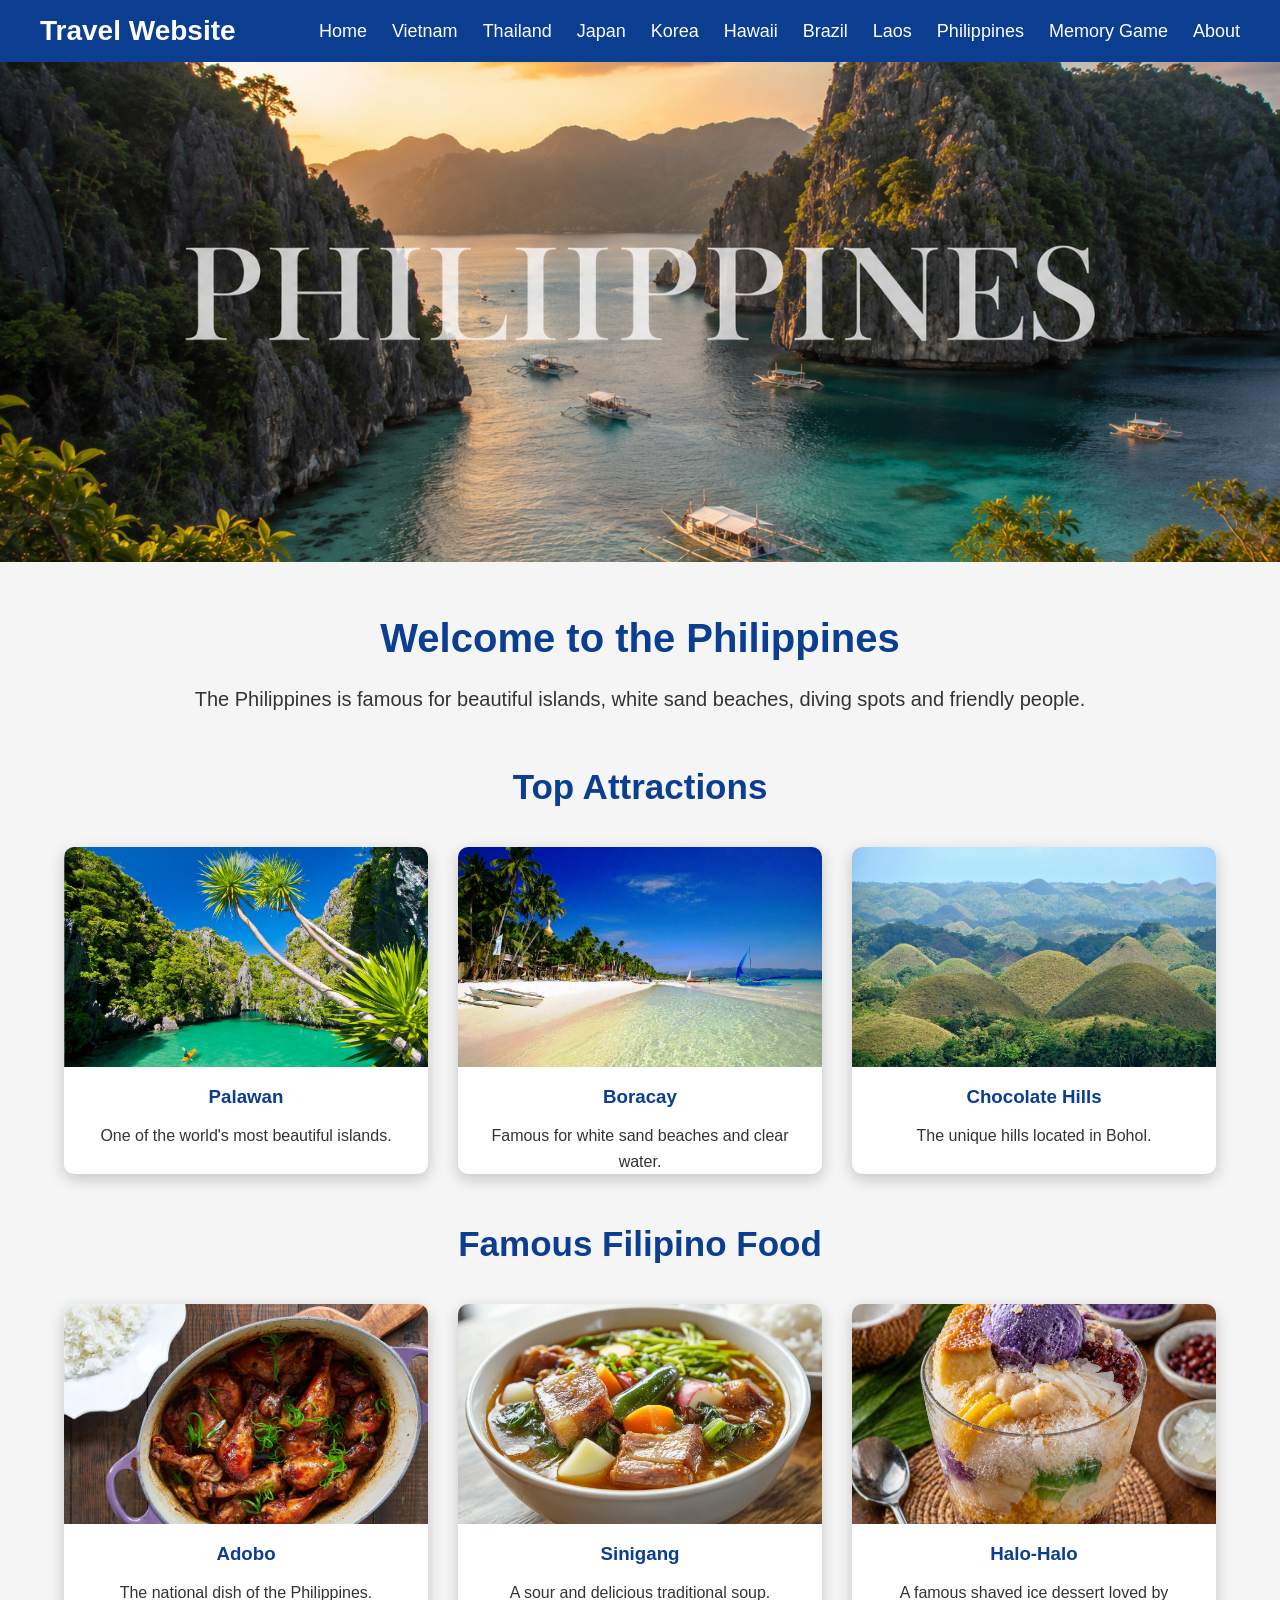
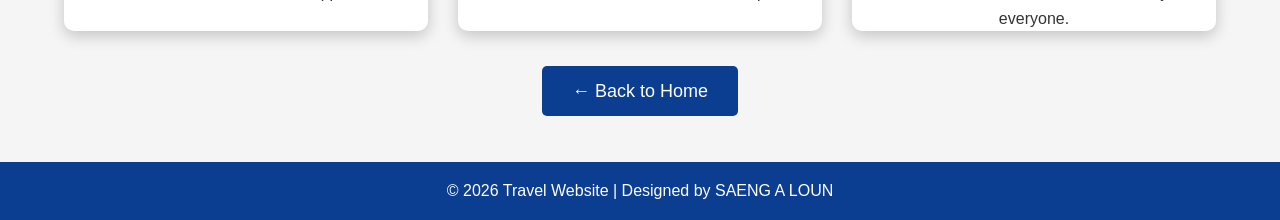
<file: philippines.html>
<!DOCTYPE html>
<html lang="en">
<head>
<meta charset="UTF-8">
<meta name="viewport" content="width=device-width, initial-scale=1.0">

<title>Philippines Travel</title>

<link rel="stylesheet" href="style.css">

</head>

<body>

<header>

<nav class="navbar">

<h2 class="logo">Travel Website</h2>

<ul>

<li><a href="index.html">Home</a></li>
<li><a href="vietnam.html">Vietnam</a></li>
<li><a href="thailand.html">Thailand</a></li>
<li><a href="japan.html">Japan</a></li>
<li><a href="korea.html">Korea</a></li>
<li><a href="hawaii.html">Hawaii</a></li>
<li><a href="brazil.html">Brazil</a></li>
<li><a href="laos.html">Laos</a></li>
<li><a href="philippines.html">Philippines</a></li>
<li><a href="memory.html">Memory Game</a></li>
<li><a href="about.html">About</a></li>

</ul>

</nav>

</header>

<section>

<img src="images/philippines1.jpg"
style="width:100%;height:500px;object-fit:cover;">

</section>

<section class="welcome">

<h1>Welcome to the Philippines</h1>

<p>

The Philippines is famous for beautiful islands,
white sand beaches, diving spots and friendly people.

</p>

</section>

<section class="places">

<h2>Top Attractions</h2>

<div class="card-container">

<div class="card">

<img src="images/Palawan.jpg">

<h3>Palawan</h3>

<p>One of the world's most beautiful islands.</p>

</div>

<div class="card">

<img src="images/Boracay.jpg">

<h3>Boracay</h3>

<p>Famous for white sand beaches and clear water.</p>

</div>

<div class="card">

<img src="images/ChocolateHills.jpg">

<h3>Chocolate Hills</h3>

<p>The unique hills located in Bohol.</p>

</div>

</div>

</section>

<section class="places">

<h2>Famous Filipino Food</h2>

<div class="card-container">

<div class="card">

<img src="images/Adobo.jpg">

<h3>Adobo</h3>

<p>The national dish of the Philippines.</p>

</div>

<div class="card">

<img src="images/Sinigang.jpg">

<h3>Sinigang</h3>

<p>A sour and delicious traditional soup.</p>

</div>

<div class="card">

<img src="images/HaloHalo.jpg">

<h3>Halo-Halo</h3>

<p>A famous shaved ice dessert loved by everyone.</p>

</div>

</div>

</section>


<section class="welcome">

<a href="index.html"
style="background:#0b3d91;color:white;padding:15px 30px;
text-decoration:none;border-radius:5px;font-size:18px;">

← Back to Home

</a>

</section>

<footer>

<p>

© 2026 Travel Website | Designed by SAENG A LOUN

</p>

</footer>

</body>
</html>
</file>
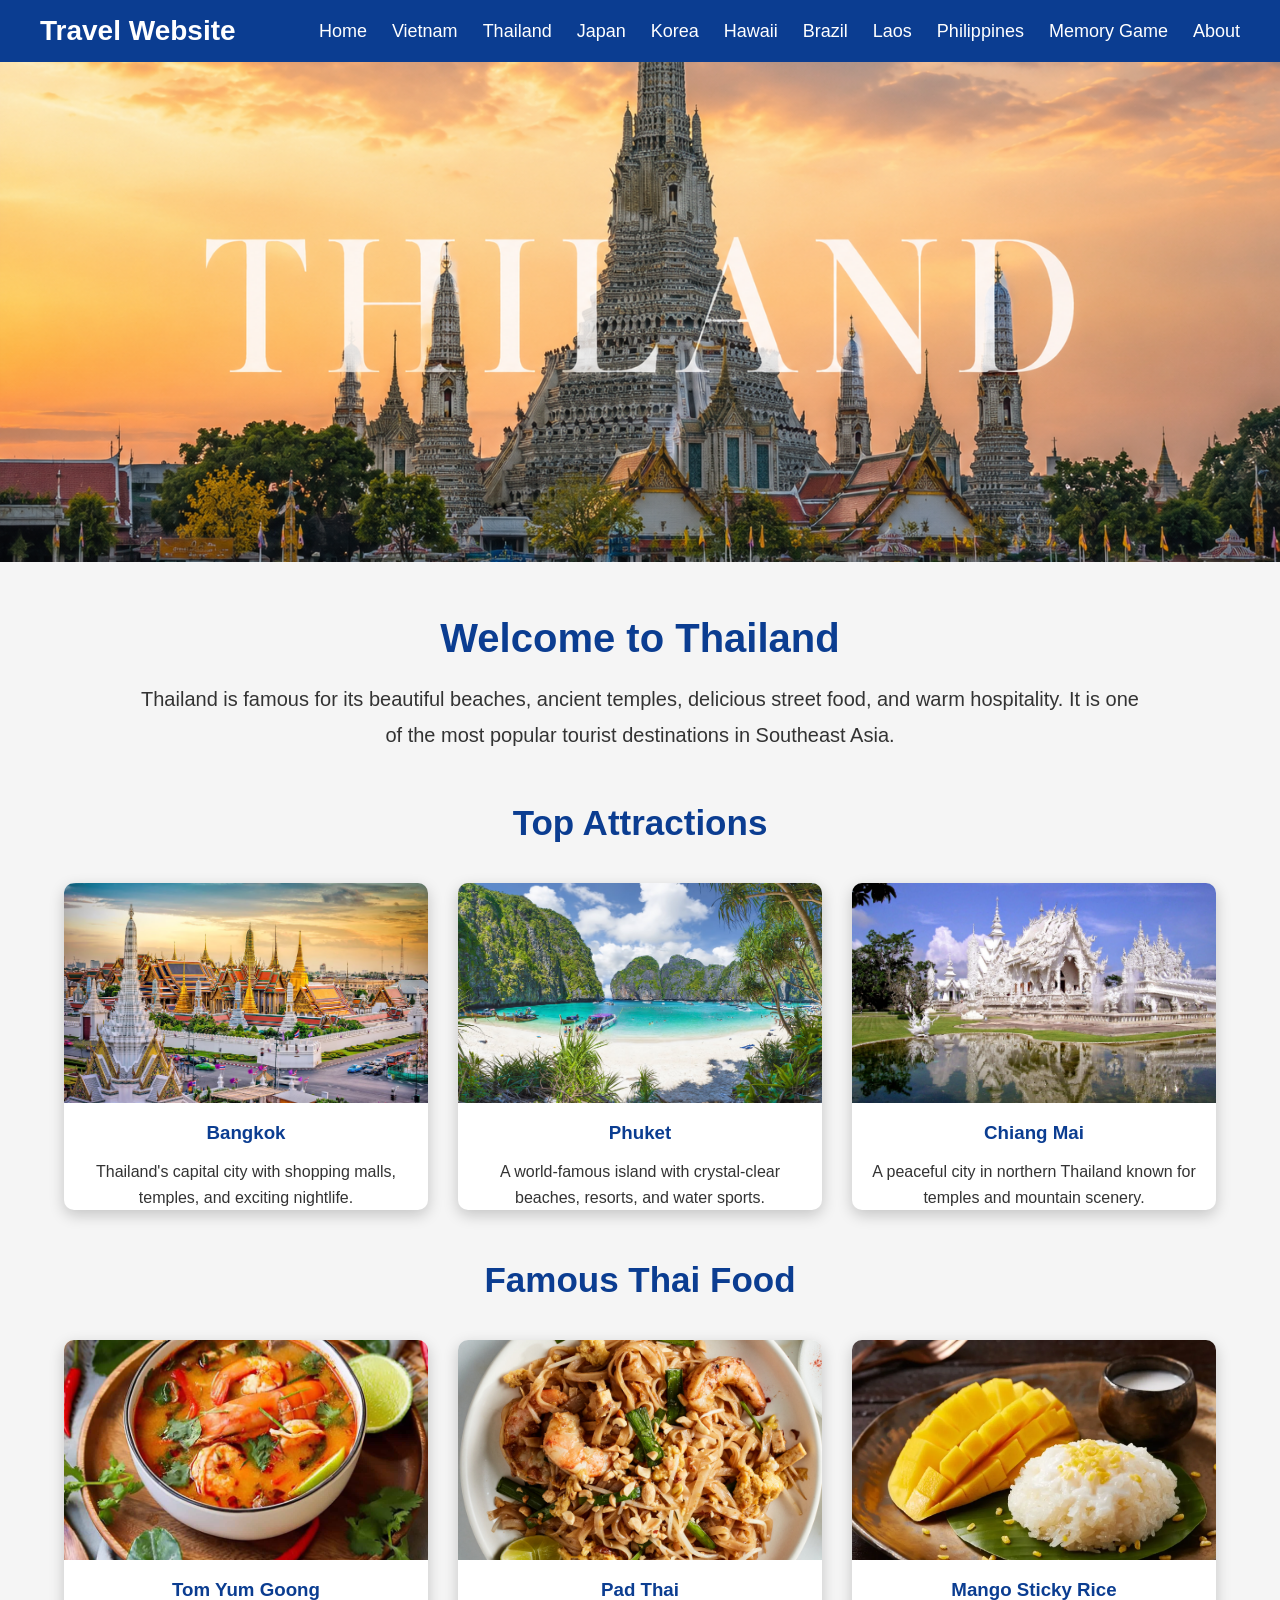
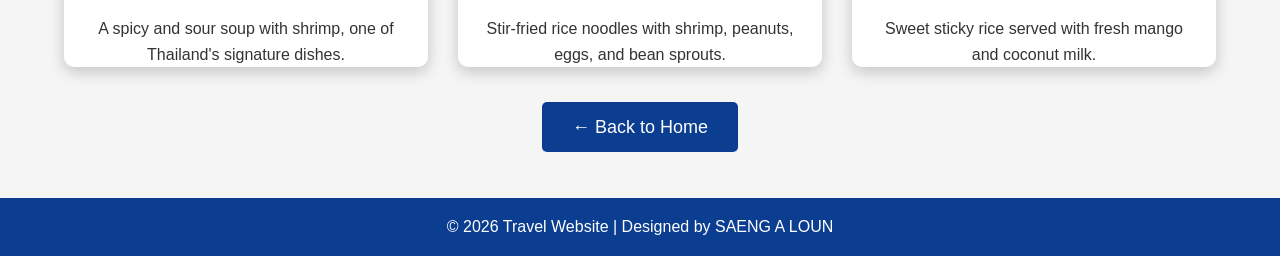
<file: thailand.html>
<!DOCTYPE html>
<html lang="en">
<head>
    <meta charset="UTF-8">
    <meta name="viewport" content="width=device-width, initial-scale=1.0">
    <title>Thailand Travel</title>

    <link rel="stylesheet" href="style.css">
</head>

<body>

<header>

    <nav class="navbar">

        <h2 class="logo">Travel Website</h2>

        <ul>

            <li><a href="index.html">Home</a></li>

            <li><a href="vietnam.html">Vietnam</a></li>

            <li><a href="thailand.html">Thailand</a></li>

            <li><a href="japan.html">Japan</a></li>

            <li><a href="korea.html">Korea</a></li>

            <li><a href="hawaii.html">Hawaii</a></li>

            <li><a href="brazil.html">Brazil</a></li>

            <li><a href="laos.html">Laos</a></li>

            <li><a href="philippines.html">Philippines</a></li>

            <li><a href="memory.html">Memory Game</a></li>

            <li><a href="about.html">About</a></li>

        </ul>

    </nav>

</header>

<!-- Banner -->

<section>

    <img src="images/thailand1.jpg"
         alt="Thailand"
         style="width:100%; height:500px; object-fit:cover;">

</section>

<!-- Introduction -->

<section class="welcome">

    <h1>Welcome to Thailand</h1>

    <p>
        Thailand is famous for its beautiful beaches, ancient temples,
        delicious street food, and warm hospitality.
        It is one of the most popular tourist destinations in Southeast Asia.
    </p>

</section>

<!-- Attractions -->

<section class="places">

    <h2>Top Attractions</h2>

    <div class="card-container">

        <div class="card">

            <img src="images/bangkok.jpg" alt="Bangkok">

            <h3>Bangkok</h3>

            <p>
                Thailand's capital city with shopping malls,
                temples, and exciting nightlife.
            </p>

        </div>

        <div class="card">

            <img src="images/Phuket.jpg" alt="Phuket">

            <h3>Phuket</h3>

            <p>
                A world-famous island with crystal-clear beaches,
                resorts, and water sports.
            </p>

        </div>

        <div class="card">

            <img src="images/ChiangMai.jpg" alt="Chiang Mai">

            <h3>Chiang Mai</h3>

            <p>
                A peaceful city in northern Thailand
                known for temples and mountain scenery.
            </p>

        </div>

    </div>

</section>

<!-- Food -->

<section class="places">

    <h2>Famous Thai Food</h2>

    <div class="card-container">

        <div class="card">

            <img src="images/TomYumGoong.jpg" alt="Tom Yum Goong">

            <h3>Tom Yum Goong</h3>

            <p>
                A spicy and sour soup with shrimp,
                one of Thailand's signature dishes.
            </p>

        </div>

        <div class="card">

            <img src="images/PadThai.jpg" alt="Pad Thai">

            <h3>Pad Thai</h3>

            <p>
                Stir-fried rice noodles with shrimp,
                peanuts, eggs, and bean sprouts.
            </p>

        </div>

        <div class="card">

            <img src="images/MangoStickyRice.jpg" alt="Mango Sticky Rice">

            <h3>Mango Sticky Rice</h3>

            <p>
                Sweet sticky rice served with fresh mango
                and coconut milk.
            </p>

        </div>

    </div>

</section>


<section class="welcome">

    <a href="index.html"
       style="
       background:#0b3d91;
       color:white;
       padding:15px 30px;
       text-decoration:none;
       border-radius:5px;
       font-size:18px;">
       ← Back to Home
    </a>

</section>

<footer>

    <p>
        © 2026 Travel Website | Designed by SAENG A LOUN
    </p>

</footer>

</body>
</html>
</file>
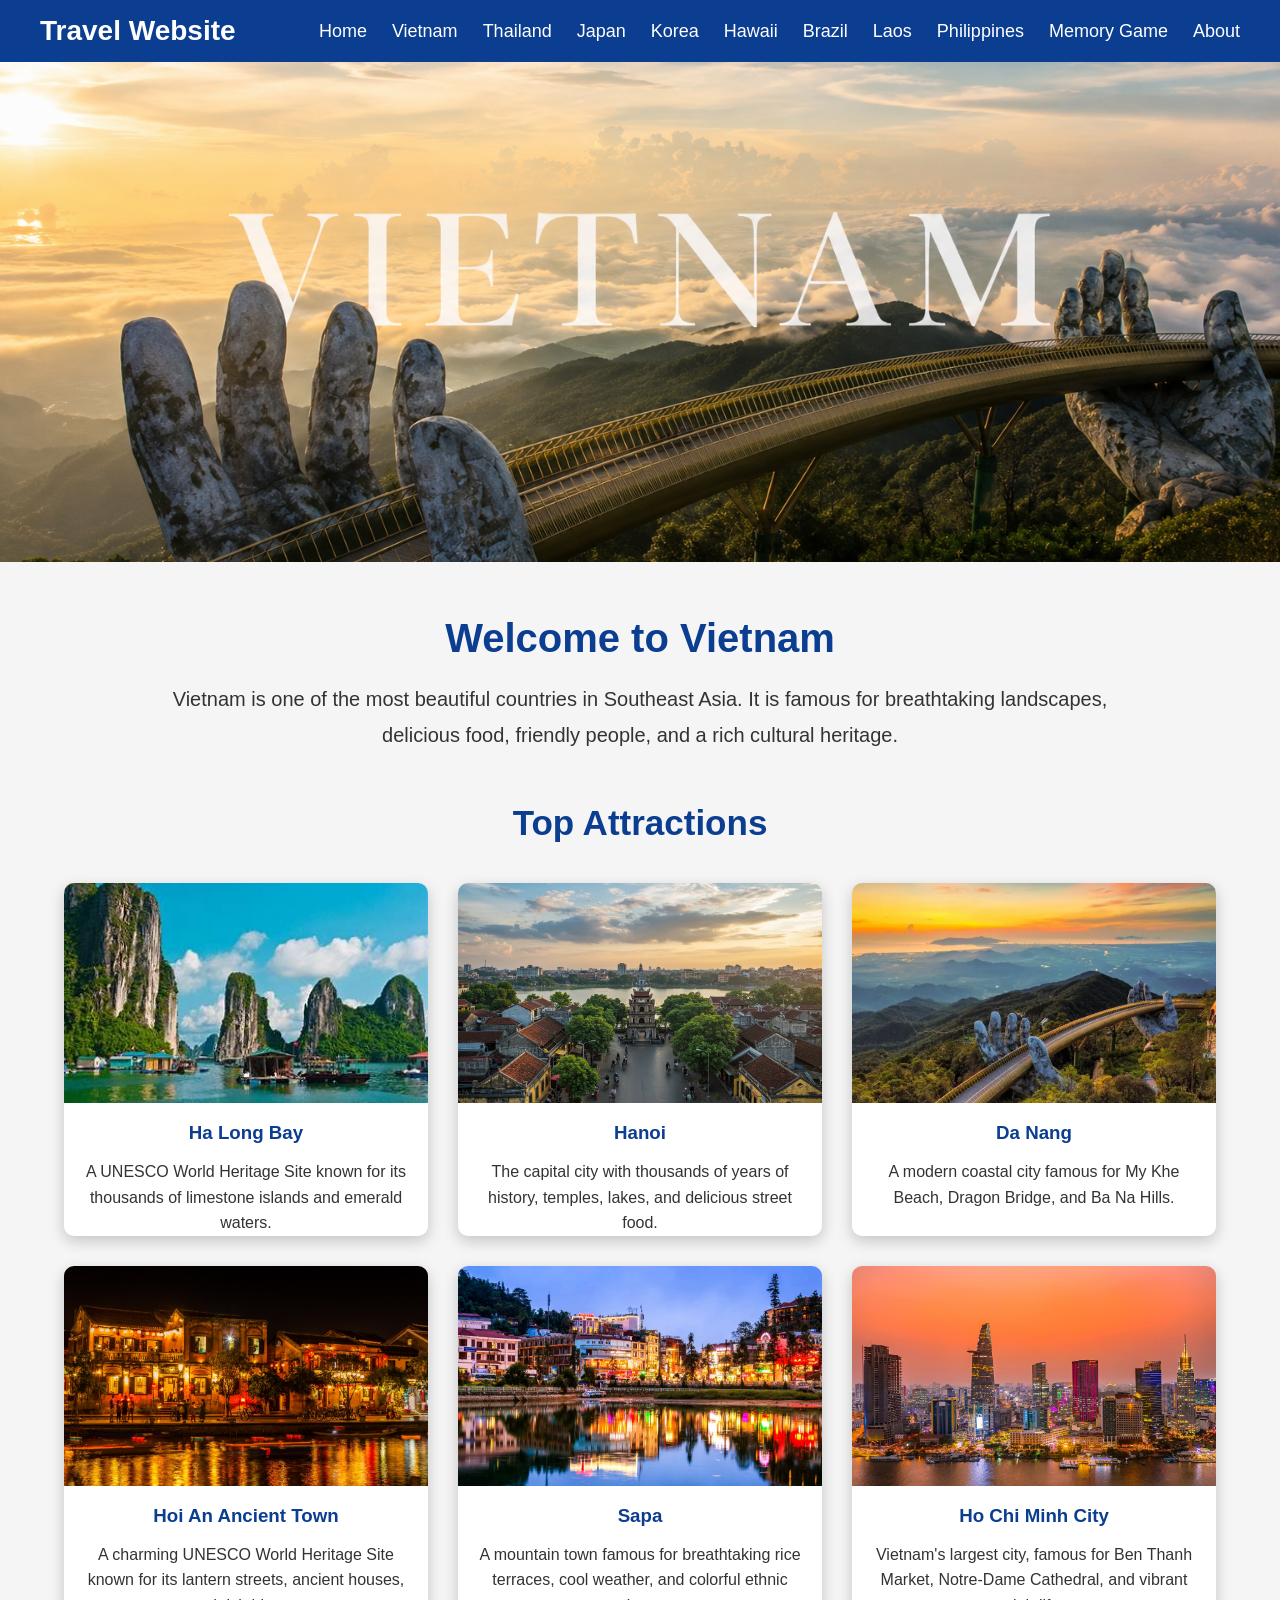
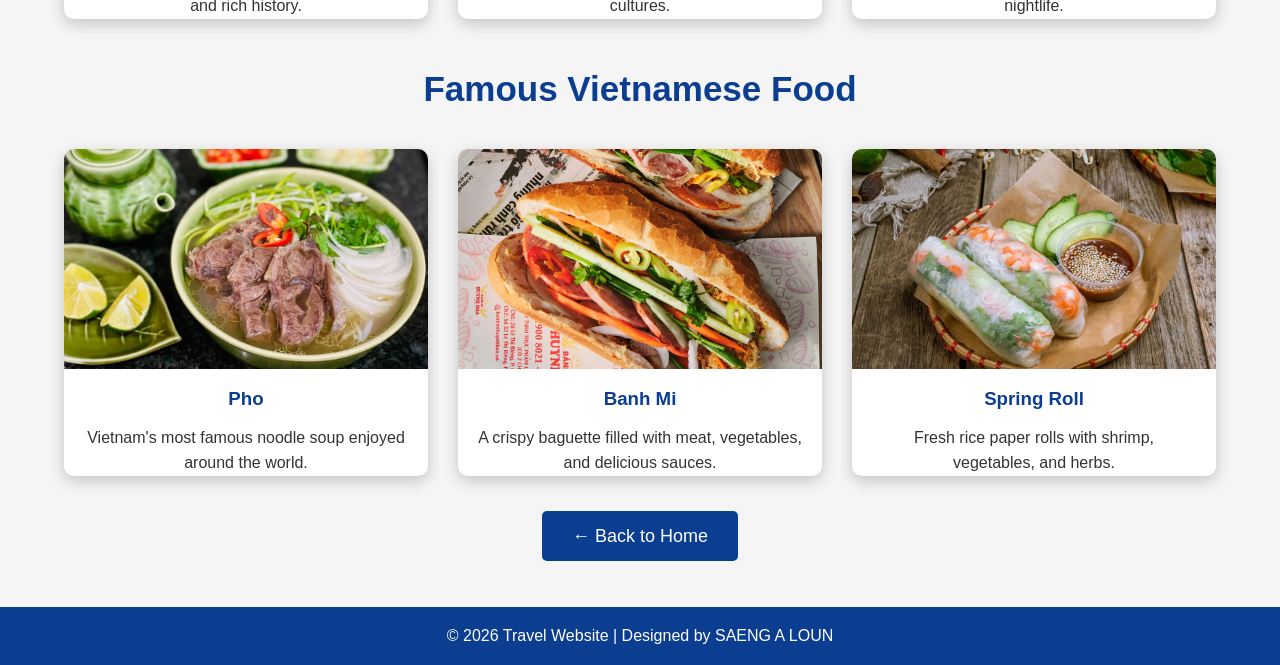
<file: vietnam.html>
<!DOCTYPE html>
<html lang="en">
<head>
    <meta charset="UTF-8">
    <meta name="viewport" content="width=device-width, initial-scale=1.0">
    <title>Vietnam Travel</title>

    <link rel="stylesheet" href="style.css">
</head>

<body>


<header>

    <nav class="navbar">

        <h2 class="logo">Travel Website</h2>

        <ul>

            <li><a href="index.html">Home</a></li>

            <li><a href="vietnam.html">Vietnam</a></li>

            <li><a href="thailand.html">Thailand</a></li>

            <li><a href="japan.html">Japan</a></li>

            <li><a href="korea.html">Korea</a></li>

            <li><a href="hawaii.html">Hawaii</a></li>

            <li><a href="brazil.html">Brazil</a></li>

            <li><a href="laos.html">Laos</a></li>

            <li><a href="philippines.html">Philippines</a></li>

            <li><a href="memory.html">Memory Game</a></li>

            <li><a href="about.html">About</a></li>

        </ul>

    </nav>

</header>


<section>

    <img src="images/vietnam1.jpg"
         alt="Vietnam"
         style="width:100%; height:500px; object-fit:cover;">

</section>


<section class="welcome">

    <h1>Welcome to Vietnam</h1>

    <p>
        Vietnam is one of the most beautiful countries in Southeast Asia.
        It is famous for breathtaking landscapes, delicious food,
        friendly people, and a rich cultural heritage.
    </p>

</section>


<section class="places">

    <h2>Top Attractions</h2>

    <div class="card-container">

        <div class="card">

            <img src="images/halong.jpg" alt="Ha Long Bay">

            <h3>Ha Long Bay</h3>

            <p>
                A UNESCO World Heritage Site known for its thousands
                of limestone islands and emerald waters.
            </p>

        </div>

        <div class="card">

            <img src="images/hanoi.jpg" alt="Hanoi">

            <h3>Hanoi</h3>

            <p>
                The capital city with thousands of years of history,
                temples, lakes, and delicious street food.
            </p>

        </div>

        <div class="card">

            <img src="images/danang.jpg" alt="Da Nang">

            <h3>Da Nang</h3>

            <p>
                A modern coastal city famous for My Khe Beach,
                Dragon Bridge, and Ba Na Hills.
            </p>

        </div>

        <div class="card">

    <img src="images/HoiAnAncientTown.jpg" alt="Hoi An Ancient Town">

    <h3>Hoi An Ancient Town</h3>

    <p>
        A charming UNESCO World Heritage Site known for
        its lantern streets, ancient houses, and rich history.
    </p>

    </div>

    <div class="card">

    <img src="images/sapa.jpg" alt="Sapa">

    <h3>Sapa</h3>

    <p>
        A mountain town famous for breathtaking rice terraces,
        cool weather, and colorful ethnic cultures.
    </p>

</div>

<div class="card">

    <img src="images/hochiminh.jpg" alt="Ho Chi Minh City">

    <h3>Ho Chi Minh City</h3>

    <p>
        Vietnam's largest city, famous for Ben Thanh Market,
        Notre-Dame Cathedral, and vibrant nightlife.
    </p>

</div>

</section>


<section class="places">

    <h2>Famous Vietnamese Food</h2>

    <div class="card-container">

        <div class="card">

            <img src="images/pho.jpg" alt="Pho">

            <h3>Pho</h3>

            <p>
                Vietnam's most famous noodle soup enjoyed around the world.
            </p>

        </div>

        <div class="card">

            <img src="images/banhmi.jpg" alt="Banh Mi">

            <h3>Banh Mi</h3>

            <p>
                A crispy baguette filled with meat,
                vegetables, and delicious sauces.
            </p>

        </div>

        <div class="card">

            <img src="images/SpringRoll.jpg" alt="Spring Roll">

            <h3>Spring Roll</h3>

            <p>
                Fresh rice paper rolls with shrimp,
                vegetables, and herbs.
            </p>

        </div>

    </div>

</section>




<section class="welcome">

    <a href="index.html"
       style="
       background:#0b3d91;
       color:white;
       padding:15px 30px;
       text-decoration:none;
       border-radius:5px;
       font-size:18px;">
       ← Back to Home
    </a>

</section>


<footer>

    <p>

        © 2026 Travel Website | Designed by SAENG A LOUN

    </p>

</footer>

</body>
</html>
</file>
<file: style.css>
*{
    margin:0;
    padding:0;
    box-sizing:border-box;
}

body{
    font-family:Arial, Helvetica, sans-serif;
    background:#f5f5f5;
    color:#333;
}



.navbar{

    display:flex;

    justify-content:space-between;

    align-items:center;

    background:#0b3d91;

    padding:15px 40px;

    position:sticky;

    top:0;

    z-index:1000;
}

.logo{

    color:white;

    font-size:28px;

    font-weight:bold;
}

.navbar ul{

    display:flex;

    list-style:none;
}

.navbar ul li{

    margin-left:25px;
}

.navbar ul li a{

    color:white;

    text-decoration:none;

    font-size:18px;

    transition:.3s;
}

.navbar ul li a:hover{

    color:#ffd700;
}



.slider{

    position:relative;

    max-width:1500px;
    
    

    margin:30px auto;
}

.mySlides{

    display:none;
}

.mySlides img{

    width:100%;

    height:600px;

    object-fit:cover;

    border-radius:0px;
}

.prev,
.next{

    cursor:pointer;

    position:absolute;

    top:50%;

    padding:16px;

    color:white;

    font-weight:bold;

    font-size:25px;

    user-select:none;

    transform:translateY(-50%);

    background:rgba(0,0,0,.5);

    border-radius:5px;
}

.next{

    right:10px;
}

.prev{

    left:10px;
}

.prev:hover,
.next:hover{

    background:black;
}


.dot{

    height:15px;

    width:15px;

    margin:5px;

    display:inline-block;

    background:#bbb;

    border-radius:50%;

    cursor:pointer;

    transition:.3s;
}

.active,
.dot:hover{

    background:#0b3d91;
}


.fade{

    animation:fade 1s;
}

@keyframes fade{

    from{
        opacity:.4;
    }

    to{
        opacity:1;
    }
}



.welcome{

    width:90%;

    max-width:1000px;

    margin:50px auto;

    text-align:center;
}

.welcome h1{

    color:#0b3d91;

    margin-bottom:20px;

    font-size:40px;
}

.welcome p{

    font-size:20px;

    line-height:1.8;
}



.places{

    width:90%;

    margin:50px auto;
}

.places h2{

    text-align:center;

    font-size:35px;

    color:#0b3d91;

    margin-bottom:40px;
}

.card-container{

    display:grid;

    grid-template-columns:repeat(auto-fit,minmax(300px,1fr));

    gap:30px;
}

.card{

    background:white;

    border-radius:10px;

    overflow:hidden;

    box-shadow:0 5px 15px rgba(0,0,0,.2);

    transition:.3s;
}

.card:hover{

    transform:translateY(-8px);
}

.card img{

    width:100%;

    height:220px;

    object-fit:cover;
}

.card h3{

    text-align:center;

    margin:15px 0;

    color:#0b3d91;
}

.card p{

    padding:0 20px;

    text-align:center;

    line-height:1.6;
}

.card a{

    display:block;

    width:160px;

    margin:20px auto;

    text-align:center;

    background:#0b3d91;

    color:white;

    text-decoration:none;

    padding:10px;

    border-radius:5px;

    transition:.3s;
}

.card a:hover{

    background:#ffd700;

    color:black;
}



footer{

    background:#0b3d91;

    color:white;

    text-align:center;

    padding:20px;

    margin-top:60px;
}



@media(max-width:768px){

    .navbar{

        flex-direction:column;
    }

    .navbar ul{

        flex-direction:column;

        text-align:center;

        margin-top:20px;
    }

    .navbar ul li{

        margin:10px 0;
    }

    .mySlides img{

        height:250px;
    }

    .welcome h1{

        font-size:30px;
    }

    .welcome p{

        font-size:18px;
    }

}

.profile-section{
    margin-top:-90px;
    position:relative;
    z-index:10;
}

.profile-card{
    width:85%;
    max-width:900px;
    margin:40px auto;

    background:#fff;
    border-radius:15px;
    padding:30px;

    display:flex;
    align-items:flex-end;
    gap:30px;

    box-shadow:0 8px 25px rgba(0,0,0,.2);
}

.profile-img{
    width:180px;
    height:180px;
    border-radius:50%;
    object-fit:cover;
    border:6px solid white;
    box-shadow:0 5px 20px rgba(0,0,0,.3);
    flex-shrink:0;
}

.profile-info{
    flex:1;
}

.profile-info h1{
    color:#0b3d91;
    font-size:40px;
    margin-bottom:10px;
}

.profile-info p{
    font-size:18px;
    margin:8px 0;
    line-height:1.6;
}

.modal{

display:none;

position:fixed;

z-index:999;

left:0;

top:0;

width:100%;

height:100%;

background:rgba(0,0,0,.9);

}
</file>
